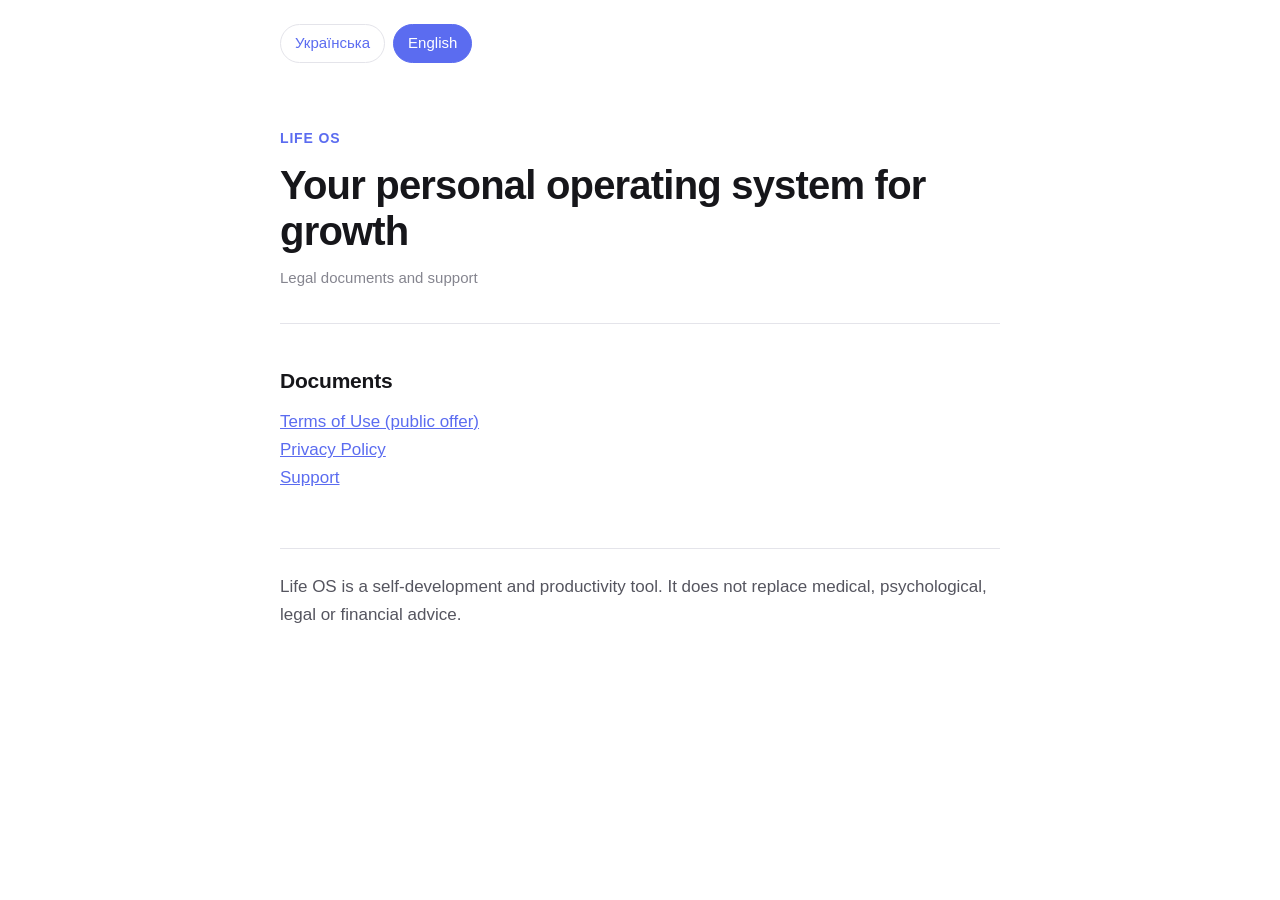
<file: index.html>
<!doctype html>
<html lang="uk">
<head>
<meta charset="utf-8">
<meta name="viewport" content="width=device-width, initial-scale=1">
<title>Legal / Документи — Life OS</title>
<link rel="stylesheet" href="style.css">
<style>
.lang{display:flex;gap:8px;margin:0 0 8px}
.lang a{padding:6px 14px;border:1px solid var(--border);border-radius:999px;text-decoration:none;font-size:15px}
.lang a.on{background:var(--accent);border-color:var(--accent);color:#fff}
ul{color:var(--text-secondary);font-size:17px;margin:0 0 14px;padding-left:22px}
li{margin:0 0 6px}
section[hidden]{display:none}
</style>
</head>
<body>
<div class="wrap">
<nav class="lang"><a href="#uk" data-lang="uk">Українська</a><a href="#en" data-lang="en">English</a></nav>
<section data-lang="uk" lang="uk">
<header>
  <p class="eyebrow">Life OS</p>
  <h1>Твоя особиста операційна система для зростання</h1>
  <p class="updated">Юридичні документи і підтримка</p>
</header>
<h2>Документи</h2>
<p><a href="terms.html#uk">Умови використання (публічна оферта)</a><br><a href="privacy.html#uk">Політика конфіденційності</a><br><a href="support.html#uk">Підтримка</a></p>
<footer><p>Life OS — інструмент саморозвитку і продуктивності. Він не замінює медичної, психологічної, юридичної чи фінансової допомоги.</p></footer>
</section>

<section data-lang="en" lang="en">
<header>
  <p class="eyebrow">Life OS</p>
  <h1>Your personal operating system for growth</h1>
  <p class="updated">Legal documents and support</p>
</header>
<h2>Documents</h2>
<p><a href="terms.html#en">Terms of Use (public offer)</a><br><a href="privacy.html#en">Privacy Policy</a><br><a href="support.html#en">Support</a></p>
<footer><p>Life OS is a self-development and productivity tool. It does not replace medical, psychological, legal or financial advice.</p></footer>
</section>
</div>
<script>
(function(){
  function show(l){
    document.querySelectorAll('section[data-lang]').forEach(function(s){s.hidden=s.dataset.lang!==l});
    document.querySelectorAll('.lang a').forEach(function(a){a.classList.toggle('on',a.dataset.lang===l)});
    document.documentElement.lang=l;
  }
  var h=location.hash.slice(1);
  var nav=(navigator.language||'').toLowerCase();
  show(h==='uk'||h==='en'?h:(/^(uk|ru)/.test(nav)?'uk':'en'));
  window.addEventListener('hashchange',function(){var x=location.hash.slice(1);if(x==='uk'||x==='en')show(x)});
})();
</script>
</body>
</html>
</file>
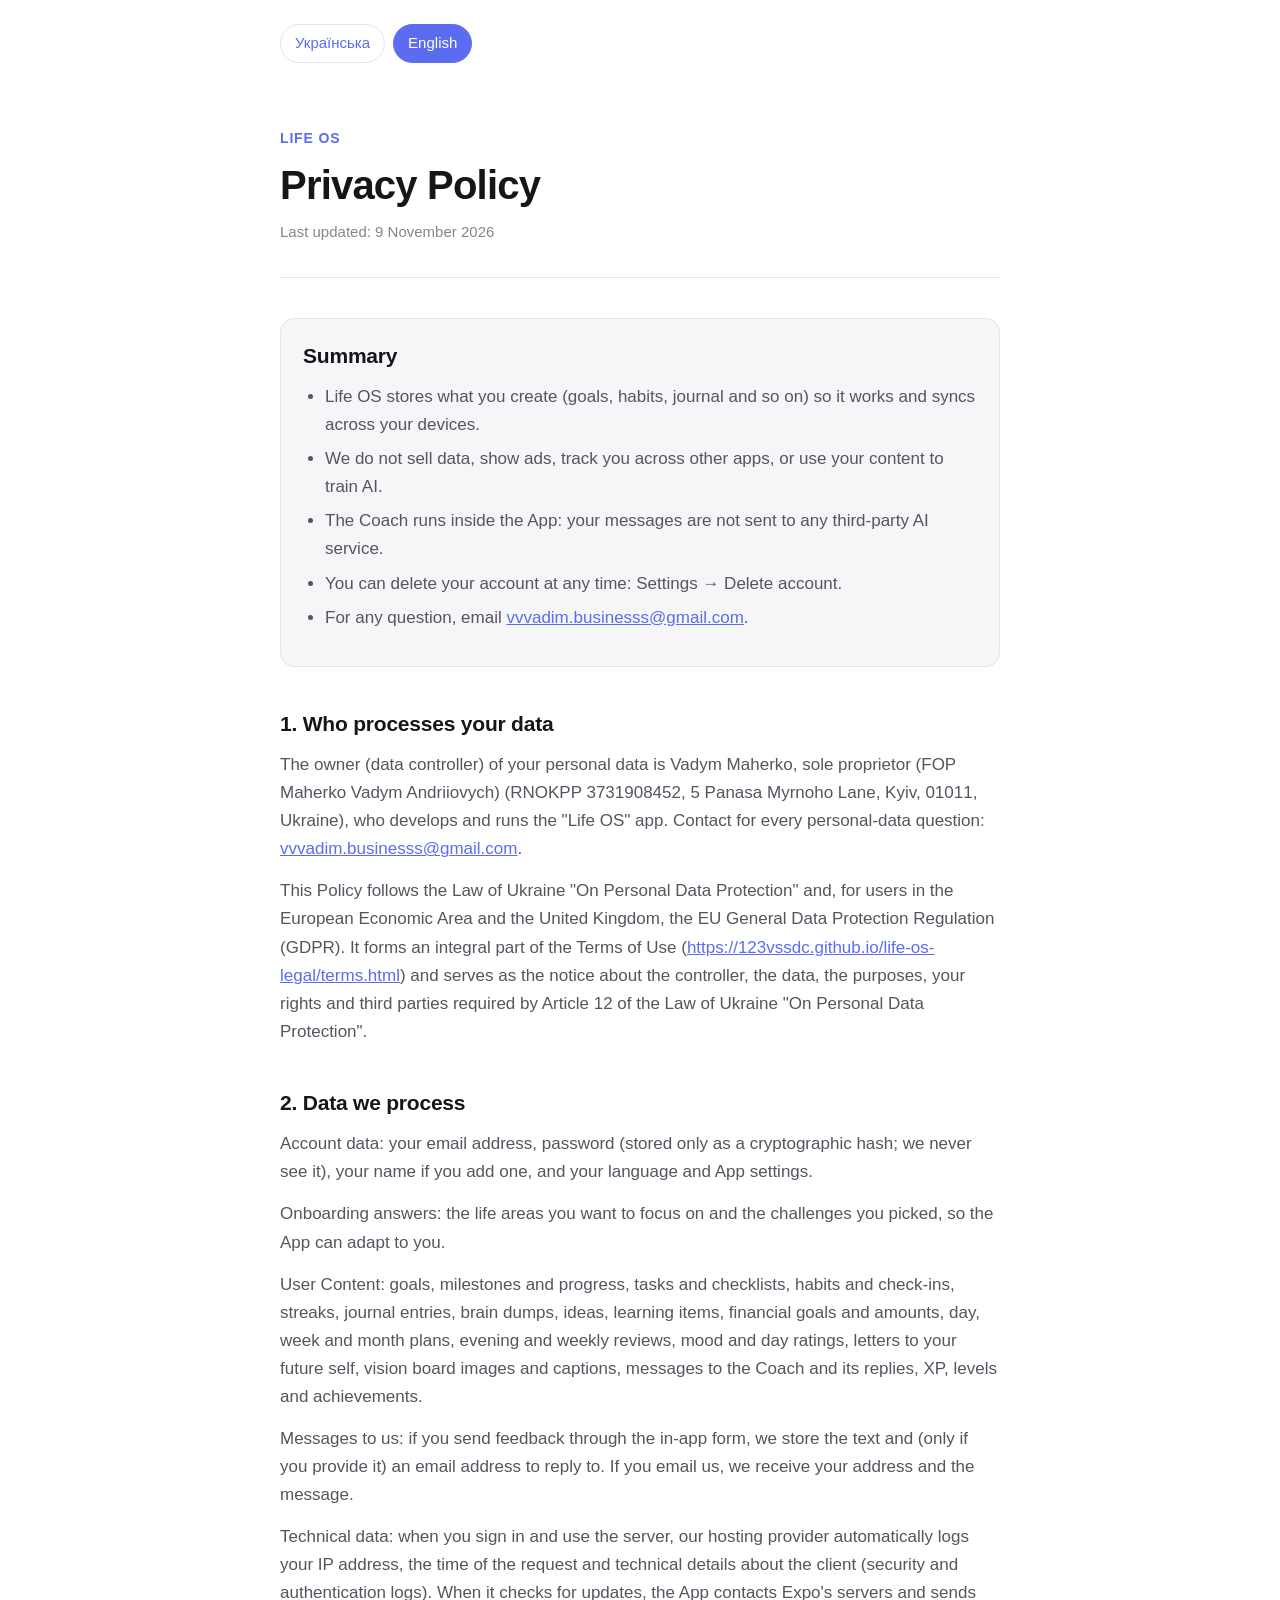
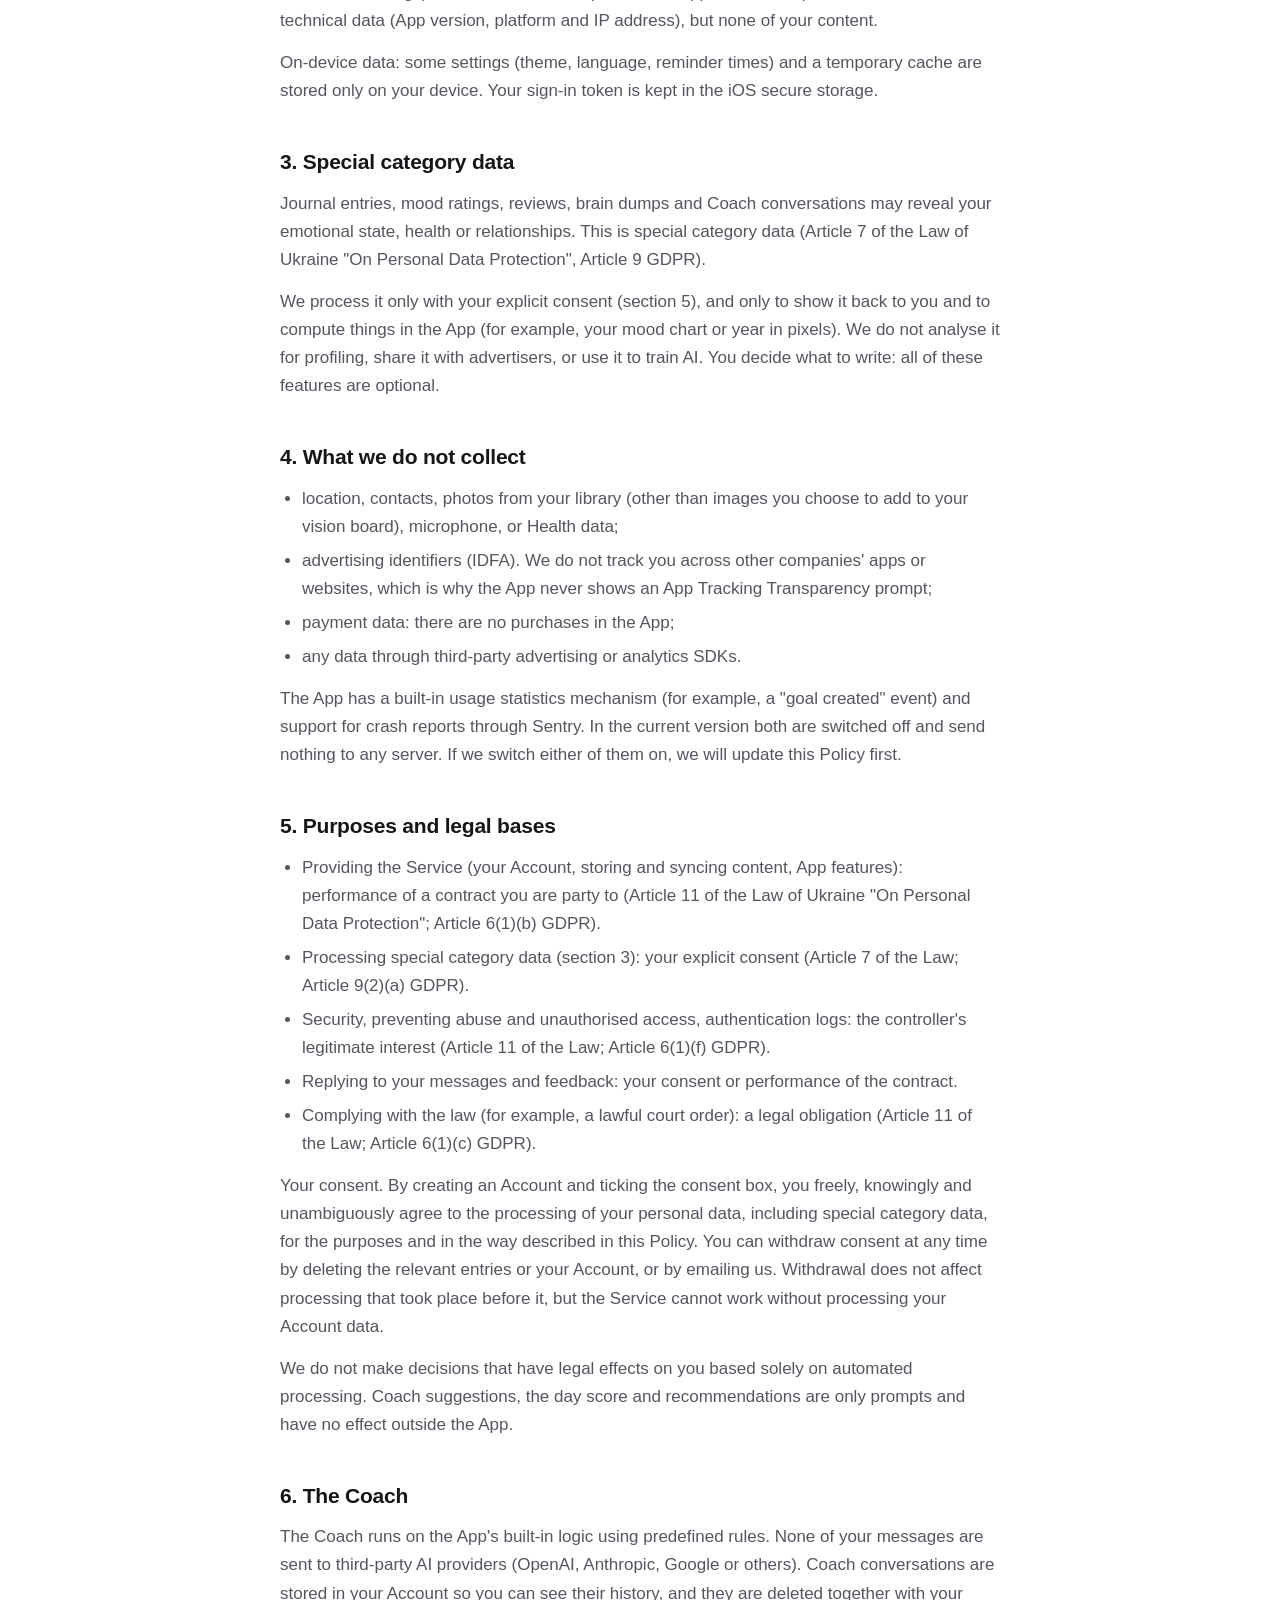
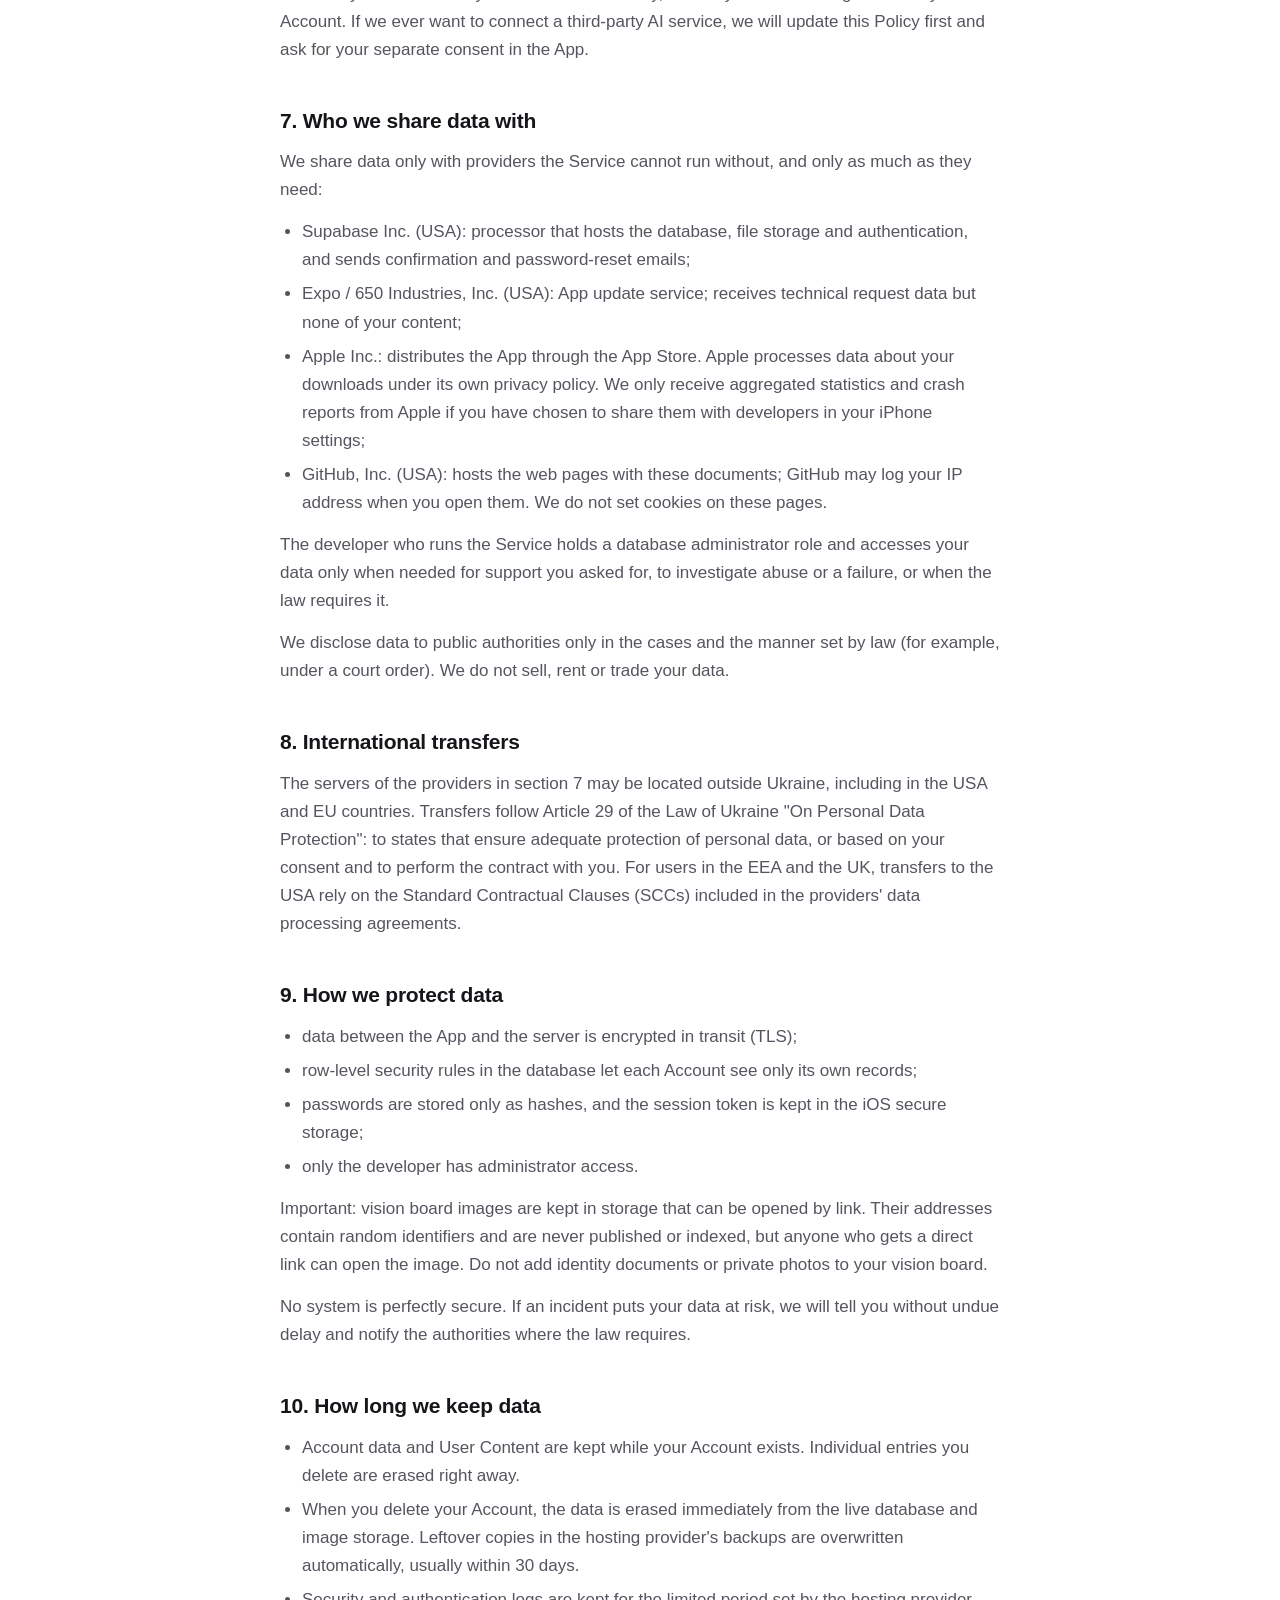
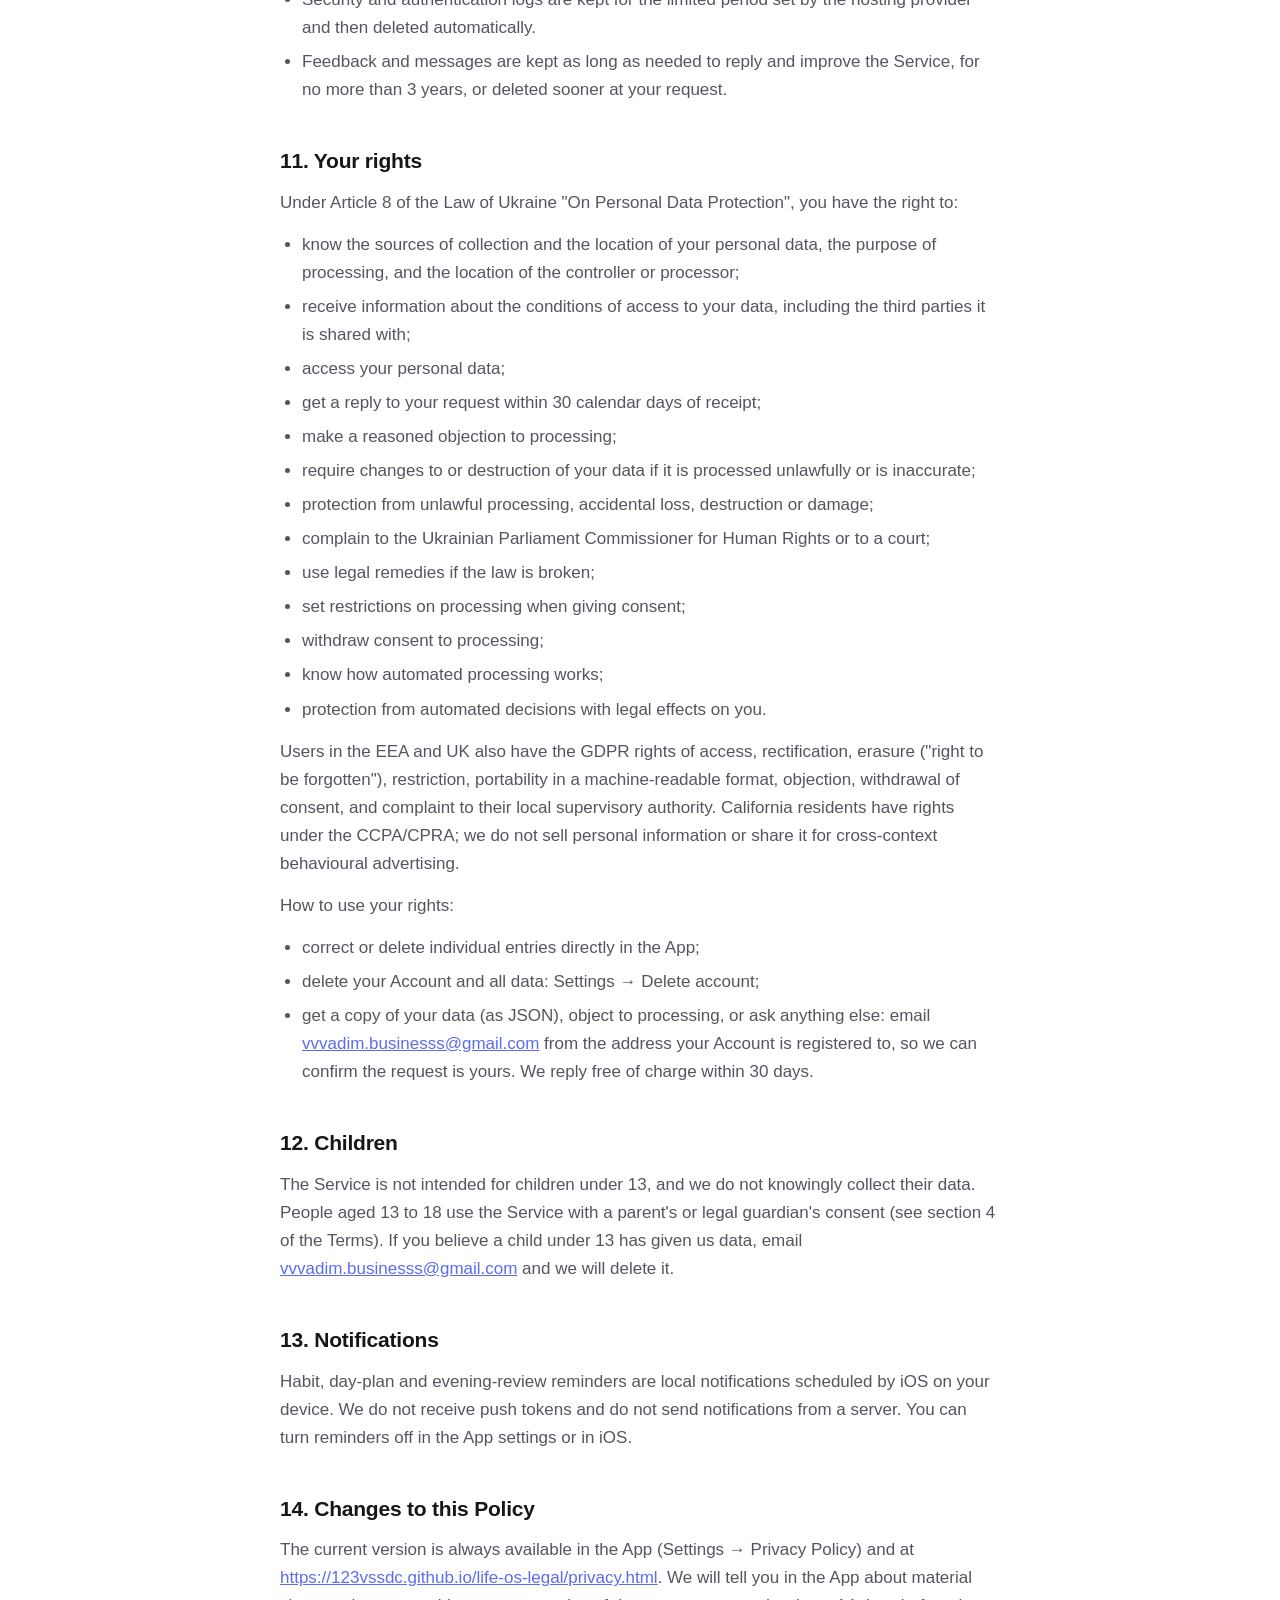
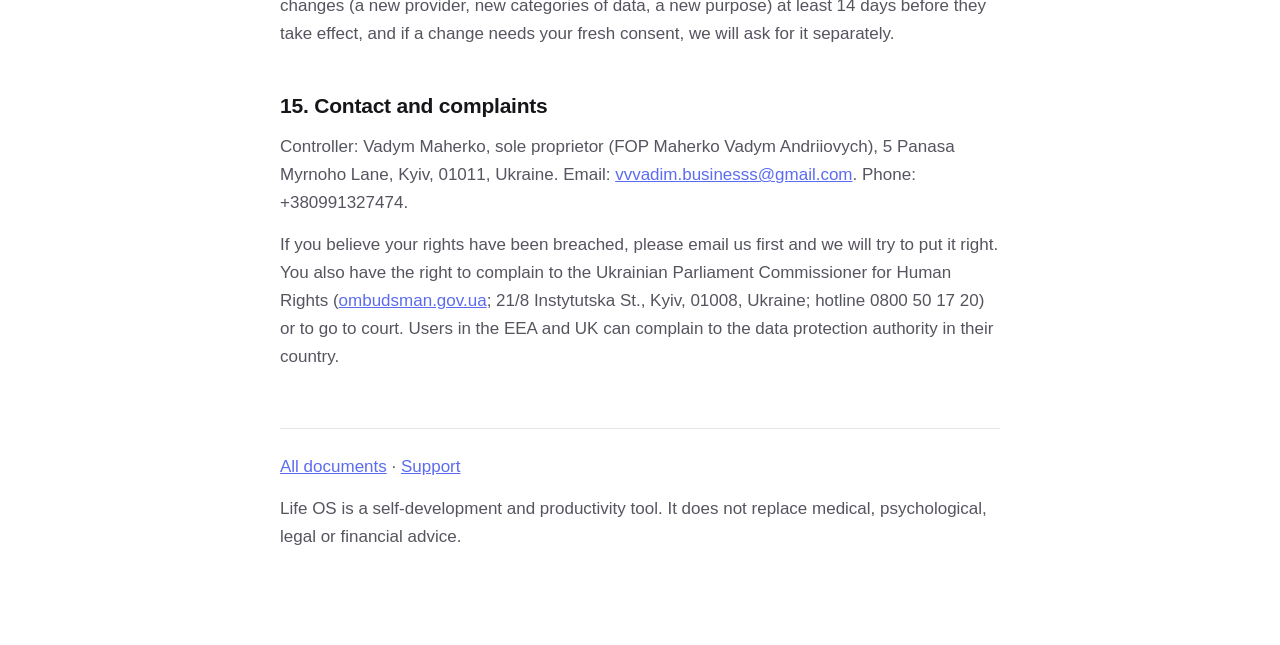
<file: privacy.html>
<!doctype html>
<html lang="uk">
<head>
<meta charset="utf-8">
<meta name="viewport" content="width=device-width, initial-scale=1">
<title>Privacy Policy / Політика конфіденційності — Life OS</title>
<link rel="stylesheet" href="style.css">
<style>
.lang{display:flex;gap:8px;margin:0 0 8px}
.lang a{padding:6px 14px;border:1px solid var(--border);border-radius:999px;text-decoration:none;font-size:15px}
.lang a.on{background:var(--accent);border-color:var(--accent);color:#fff}
ul{color:var(--text-secondary);font-size:17px;margin:0 0 14px;padding-left:22px}
li{margin:0 0 6px}
section[hidden]{display:none}
</style>
</head>
<body>
<div class="wrap">
<nav class="lang"><a href="#uk" data-lang="uk">Українська</a><a href="#en" data-lang="en">English</a></nav>
<section data-lang="uk" lang="uk">
<header>
  <p class="eyebrow">Life OS</p>
  <h1>Політика конфіденційності</h1>
  <p class="updated">Востаннє оновлено: 9 листопада 2026 р.</p>
</header>
<div class="summary"><h2>Коротко</h2>
<ul><li>Life OS зберігає те, що ви створюєте (цілі, звички, щоденник тощо), щоб це працювало і синхронізувалося між вашими пристроями.</li><li>Ми не продаємо дані, не показуємо рекламу, не стежимо за вами в інших застосунках і не використовуємо ваш контент для навчання штучного інтелекту.</li><li>Коуч працює всередині Застосунку: ваші повідомлення не надсилаються стороннім сервісам ШІ.</li><li>Акаунт можна видалити в будь-який момент: Налаштування → Видалити акаунт.</li><li>З будь-яким питанням пишіть на <a href="mailto:vvvadim.businesss@gmail.com">vvvadim.businesss@gmail.com</a>.</li></ul></div>

<h2>1. Хто обробляє ваші дані</h2>
<p>Володілець персональних даних (у термінах GDPR — контролер) — ФОП Магерко Вадим Андрійович (РНОКПП 3731908452, Україна, 01011, м. Київ, пров. Панаса Мирного, буд. 5), розробник і оператор Застосунку «Life OS». Контакт з усіх питань персональних даних: <a href="mailto:vvvadim.businesss@gmail.com">vvvadim.businesss@gmail.com</a>.</p>
<p>Ця Політика розроблена відповідно до Закону України «Про захист персональних даних», а для користувачів з Європейського економічного простору і Великої Британії — також відповідно до Загального регламенту ЄС про захист даних (GDPR). Вона є невід'ємною частиною Умов використання (<a href="https://123vssdc.github.io/life-os-legal/terms.html">https://123vssdc.github.io/life-os-legal/terms.html</a>) і повідомляє вас про володільця, склад і мету обробки, права та третіх осіб у розумінні статті 12 Закону України «Про захист персональних даних».</p>

<h2>2. Які дані ми обробляємо</h2>
<p>Дані Акаунта: адреса електронної пошти, пароль (зберігається лише у вигляді криптографічного хешу, ми не бачимо його), ім'я, якщо ви його вказали, мова і налаштування Застосунку.</p>
<p>Відповіді онбордингу: сфери життя, на яких ви хочете зосередитися, і труднощі, які ви обрали, щоб Застосунок підлаштувався під вас.</p>
<p>Контент користувача: цілі, етапи і прогрес, задачі та чек-листи, звички і відмітки їх виконання, серії (стріки), записи щоденника, «вивантаження думок», ідеї, навчальні матеріали, фінансові цілі і суми, плани дня, тижня і місяця, вечірні та тижневі огляди, оцінки настрою і дня, листи «собі в майбутнє», зображення і підписи дошки бачення, повідомлення Коучу і його відповіді, досвід (XP), рівні й досягнення.</p>
<p>Звернення: якщо ви надсилаєте відгук через форму в Застосунку, ми зберігаємо текст і (лише якщо ви її вказали) адресу пошти для відповіді. Якщо ви пишете нам листом, ми отримуємо вашу адресу і зміст листа.</p>
<p>Технічні дані: під час входу і роботи з сервером постачальник хостингу автоматично фіксує IP-адресу, час запиту і технічні відомості про клієнт (журнали безпеки та автентифікації). Під час перевірки оновлень Застосунок звертається до серверів Expo і передає технічні дані: версію Застосунку, платформу та IP-адресу, але не ваш контент.</p>
<p>Дані на пристрої: частина налаштувань (тема, мова, час нагадувань) і тимчасовий кеш зберігаються лише на вашому пристрої. Токен входу зберігається в захищеному сховищі iOS.</p>

<h2>3. Дані особливої категорії</h2>
<p>Записи щоденника, оцінки настрою, огляди, «вивантаження думок» і розмови з Коучем можуть містити відомості про ваш емоційний стан, здоров'я чи стосунки. Такі дані належать до особливої категорії (стаття 7 Закону України «Про захист персональних даних», стаття 9 GDPR).</p>
<p>Ми обробляємо їх лише на підставі вашої явної згоди (розділ 5) і лише для того, щоб показувати їх вам і робити розрахунки у Застосунку (наприклад, графік настрою чи «рік у пікселях»). Ми не аналізуємо їх для профілювання, не передаємо рекламодавцям і не використовуємо для навчання ШІ. Ви самі вирішуєте, що записувати: усі ці функції необов'язкові.</p>

<h2>4. Чого ми не збираємо</h2>
<ul><li>геолокацію, контакти, фото з галереї (крім зображень, які ви самі додаєте на дошку бачення), мікрофон, дані Health;</li><li>рекламні ідентифікатори (IDFA); ми не стежимо за вами в чужих застосунках і на сайтах, тому Застосунок не показує запиту App Tracking Transparency;</li><li>платіжні дані: у Застосунку немає покупок;</li><li>жодних даних через сторонні рекламні чи аналітичні SDK.</li></ul>
<p>Застосунок має вбудований механізм статистики використання (наприклад, подія «ціль створено»), а також підтримку звітів про збої через сервіс Sentry. У поточній версії обидва вимкнені і нічого на сервер не надсилають. Якщо ми їх увімкнемо, то спершу оновимо цю Політику.</p>

<h2>5. Мета і правові підстави обробки</h2>
<ul><li>Надання Сервісу (Акаунт, збереження і синхронізація контенту, функції Застосунку) — виконання договору, стороною якого ви є: стаття 11 Закону України «Про захист персональних даних», стаття 6(1)(b) GDPR.</li><li>Обробка даних особливої категорії (розділ 3) — ваша явна згода: стаття 7 Закону, стаття 9(2)(a) GDPR.</li><li>Безпека, запобігання зловживанням, захист від несанкціонованого доступу, журнали автентифікації — законний інтерес володільця: стаття 11 Закону, стаття 6(1)(f) GDPR.</li><li>Відповіді на ваші звернення і відгуки — ваша згода або виконання договору.</li><li>Виконання вимог закону (наприклад, на законну вимогу суду) — обов'язок володільця, передбачений законом: стаття 11 Закону, стаття 6(1)(c) GDPR.</li></ul>
<p>Ваша згода. Створюючи Акаунт і проставляючи позначку згоди, ви добровільно, поінформовано і однозначно погоджуєтеся на обробку ваших персональних даних, зокрема даних особливої категорії, для мети і в порядку, описаних у цій Політиці. Згоду можна будь-коли відкликати: видалити відповідні записи або Акаунт чи написати нам. Відкликання згоди не впливає на законність обробки, що відбувалася до нього, але без обробки даних Акаунта Сервіс не може працювати.</p>
<p>Ми не ухвалюємо щодо вас рішень, які мають правові наслідки, виключно на основі автоматизованої обробки. Підказки Коуча, «оцінка дня» і рекомендації — це лише підказки, які ні на що не впливають поза Застосунком.</p>

<h2>6. Коуч</h2>
<p>Коуч працює на вбудованій логіці Застосунку за заздалегідь заданими правилами. Жодне ваше повідомлення не надсилається стороннім постачальникам ШІ (OpenAI, Anthropic, Google тощо). Розмови з Коучем зберігаються у вашому Акаунті, щоб ви бачили їх історію, і видаляються разом з Акаунтом. Якщо ми колись захочемо підключити сторонній ШІ-сервіс, то спершу оновимо цю Політику і попросимо вашої окремої згоди в Застосунку.</p>

<h2>7. Кому ми передаємо дані</h2>
<p>Ми передаємо дані лише постачальникам, без яких Сервіс не може працювати, і лише в потрібному обсязі:</p>
<ul><li>Supabase Inc. (США) — розпорядник: хостинг бази даних, файлового сховища й автентифікації, надсилання листів підтвердження і скидання пароля;</li><li>Expo / 650 Industries, Inc. (США) — служба оновлень Застосунку: отримує технічні дані запиту, але не ваш контент;</li><li>Apple Inc. — розповсюдження Застосунку через App Store. Apple обробляє дані про ваші завантаження за власною політикою конфіденційності. Ми отримуємо від Apple лише знеособлену статистику та звіти про збої, якщо ви дозволили ділитися ними з розробниками в налаштуваннях iPhone;</li><li>GitHub, Inc. (США) — хостинг вебсторінок з цими документами; під час їх відкриття GitHub може фіксувати вашу IP-адресу. Ми не ставимо на цих сторінках файлів cookie.</li></ul>
<p>Розробник, який керує Сервісом, має роль адміністратора бази даних і може отримати доступ до ваших даних лише тоді, коли це потрібно для підтримки, про яку ви просили, для розслідування зловживань чи збою або на вимогу закону.</p>
<p>Ми розкриваємо дані державним органам лише у випадках і порядку, передбачених законом (наприклад, на підставі рішення суду). Ми не продаємо, не здаємо в оренду і не обмінюємо ваші дані.</p>

<h2>8. Транскордонна передача</h2>
<p>Сервери постачальників, наведених у розділі 7, можуть розташовуватися за межами України, зокрема в США та країнах ЄС. Передача відбувається відповідно до статті 29 Закону України «Про захист персональних даних»: до держав, які забезпечують належний захист персональних даних, або на підставі вашої згоди та для виконання договору з вами. Для користувачів з ЄЕП і Великої Британії передача до США здійснюється на підставі стандартних договірних положень (SCC), які постачальники включають у свої угоди про обробку даних.</p>

<h2>9. Як ми захищаємо дані</h2>
<ul><li>обмін даними між Застосунком і сервером зашифровано (TLS);</li><li>правила доступу на рівні рядків бази даних (Row Level Security) дозволяють кожному Акаунту бачити лише власні записи;</li><li>паролі зберігаються лише у вигляді хешу, а токен сесії — у захищеному сховищі iOS;</li><li>адміністративний доступ має лише розробник.</li></ul>
<p>Важливо: зображення дошки бачення зберігаються у сховищі з доступом за посиланням. Їхні адреси містять випадкові ідентифікатори, ніде не публікуються і не індексуються, але будь-хто, хто отримає пряме посилання, зможе відкрити зображення. Не додавайте на дошку бачення документів чи приватних фото.</p>
<p>Жодна система не є абсолютно захищеною. Якщо станеться інцидент, що загрожує вашим даним, ми без невиправданої затримки повідомимо вас, а також повідомимо органи, якщо цього вимагає закон.</p>

<h2>10. Скільки ми зберігаємо дані</h2>
<ul><li>Дані Акаунта і Контент користувача зберігаються, доки існує Акаунт. Окремі записи, які ви видаляєте, стираються одразу.</li><li>Після видалення Акаунта дані негайно стираються з робочої бази даних і сховища зображень. Залишкові копії в резервних копіях постачальника хостингу перезаписуються автоматично, зазвичай протягом 30 днів.</li><li>Журнали безпеки й автентифікації зберігаються обмежений строк, установлений постачальником хостингу, після чого автоматично видаляються.</li><li>Звернення і відгуки зберігаються, доки це потрібно для відповіді та покращення Сервісу, але не довше 3 років, або видаляються раніше на ваш запит.</li></ul>

<h2>11. Ваші права</h2>
<p>Відповідно до статті 8 Закону України «Про захист персональних даних» ви маєте право:</p>
<ul><li>знати про джерела збирання, місцезнаходження своїх персональних даних, мету їх обробки, місцезнаходження володільця чи розпорядника;</li><li>отримувати інформацію про умови доступу до даних, зокрема про третіх осіб, яким вони передаються;</li><li>мати доступ до своїх персональних даних;</li><li>отримати відповідь на запит не пізніше 30 календарних днів з дня його надходження;</li><li>пред'являти вмотивовану вимогу із запереченням проти обробки;</li><li>вимагати змінити чи знищити дані, якщо вони обробляються незаконно або є недостовірними;</li><li>на захист від незаконної обробки, випадкової втрати, знищення чи пошкодження даних;</li><li>звертатися зі скаргами до Уповноваженого Верховної Ради України з прав людини або до суду;</li><li>застосовувати засоби правового захисту в разі порушення законодавства;</li><li>вносити застереження щодо обмеження права на обробку під час надання згоди;</li><li>відкликати згоду на обробку;</li><li>знати механізм автоматичної обробки даних;</li><li>на захист від автоматизованого рішення, яке має для вас правові наслідки.</li></ul>
<p>Користувачі з ЄЕП і Великої Британії мають також права, передбачені GDPR: на доступ, виправлення, видалення («право бути забутим»), обмеження обробки, перенесення даних у машиночитному форматі, заперечення проти обробки, відкликання згоди і подання скарги до наглядового органу своєї країни. Жителі Каліфорнії мають права, передбачені CCPA/CPRA: ми не продаємо персональні дані і не передаємо їх для поведінкової реклами.</p>
<p>Як скористатися правами:</p>
<ul><li>виправити чи видалити окремі записи можна безпосередньо в Застосунку;</li><li>видалити Акаунт і всі дані: Налаштування → Видалити акаунт;</li><li>отримати копію даних (у форматі JSON), заперечити проти обробки чи поставити будь-яке інше питання: напишіть на <a href="mailto:vvvadim.businesss@gmail.com">vvvadim.businesss@gmail.com</a> з адреси, на яку зареєстровано Акаунт. Так ми переконаємося, що запит надіслали саме ви. Відповідь надаємо безоплатно протягом 30 днів.</li></ul>

<h2>12. Діти</h2>
<p>Сервіс не призначений для дітей віком до 13 років, і ми свідомо не збираємо їхніх даних. Особи віком від 13 до 18 років користуються Сервісом зі згоди батьків чи законних представників (див. розділ 4 Умов). Якщо ви вважаєте, що дитина до 13 років надала нам дані, напишіть на <a href="mailto:vvvadim.businesss@gmail.com">vvvadim.businesss@gmail.com</a>, і ми їх видалимо.</p>

<h2>13. Сповіщення</h2>
<p>Нагадування про звички, план дня і вечірній огляд — це локальні сповіщення, які планує сам iOS на вашому пристрої. Ми не отримуємо push-токенів і не надсилаємо сповіщень із сервера. Вимкнути нагадування можна в налаштуваннях Застосунку або iOS.</p>

<h2>14. Зміни Політики</h2>
<p>Актуальна редакція завжди доступна в Застосунку (Налаштування → Політика конфіденційності) і за адресою <a href="https://123vssdc.github.io/life-os-legal/privacy.html">https://123vssdc.github.io/life-os-legal/privacy.html</a>. Про суттєві зміни (новий постачальник, нові категорії даних, нова мета обробки) ми повідомимо в Застосунку щонайменше за 14 днів до набрання ними чинності, а якщо зміни потребують вашої нової згоди, попросимо її окремо.</p>

<h2>15. Контакти і скарги</h2>
<p>Володілець: ФОП Магерко Вадим Андрійович, Україна, 01011, м. Київ, пров. Панаса Мирного, буд. 5. Електронна пошта: <a href="mailto:vvvadim.businesss@gmail.com">vvvadim.businesss@gmail.com</a>. Телефон: +380991327474.</p>
<p>Якщо ви вважаєте, що ваші права порушено, спершу напишіть нам, і ми спробуємо все виправити. Ви також маєте право звернутися до Уповноваженого Верховної Ради України з прав людини (<a href="https://ombudsman.gov.ua">ombudsman.gov.ua</a>; вул. Інститутська, 21/8, м. Київ, 01008; гаряча лінія 0800 50 17 20) або до суду. Користувачі з ЄЕП і Великої Британії можуть звернутися до наглядового органу з питань захисту даних своєї країни.</p>

<footer>
  <p><a href="index.html#uk">Усі документи</a> · <a href="support.html#uk">Підтримка</a></p>
  <p>Life OS — інструмент саморозвитку і продуктивності. Він не замінює медичної, психологічної, юридичної чи фінансової допомоги.</p>
</footer>
</section>

<section data-lang="en" lang="en">
<header>
  <p class="eyebrow">Life OS</p>
  <h1>Privacy Policy</h1>
  <p class="updated">Last updated: 9 November 2026</p>
</header>
<div class="summary"><h2>Summary</h2>
<ul><li>Life OS stores what you create (goals, habits, journal and so on) so it works and syncs across your devices.</li><li>We do not sell data, show ads, track you across other apps, or use your content to train AI.</li><li>The Coach runs inside the App: your messages are not sent to any third-party AI service.</li><li>You can delete your account at any time: Settings → Delete account.</li><li>For any question, email <a href="mailto:vvvadim.businesss@gmail.com">vvvadim.businesss@gmail.com</a>.</li></ul></div>

<h2>1. Who processes your data</h2>
<p>The owner (data controller) of your personal data is Vadym Maherko, sole proprietor (FOP Maherko Vadym Andriiovych) (RNOKPP 3731908452, 5 Panasa Myrnoho Lane, Kyiv, 01011, Ukraine), who develops and runs the "Life OS" app. Contact for every personal-data question: <a href="mailto:vvvadim.businesss@gmail.com">vvvadim.businesss@gmail.com</a>.</p>
<p>This Policy follows the Law of Ukraine "On Personal Data Protection" and, for users in the European Economic Area and the United Kingdom, the EU General Data Protection Regulation (GDPR). It forms an integral part of the Terms of Use (<a href="https://123vssdc.github.io/life-os-legal/terms.html">https://123vssdc.github.io/life-os-legal/terms.html</a>) and serves as the notice about the controller, the data, the purposes, your rights and third parties required by Article 12 of the Law of Ukraine "On Personal Data Protection".</p>

<h2>2. Data we process</h2>
<p>Account data: your email address, password (stored only as a cryptographic hash; we never see it), your name if you add one, and your language and App settings.</p>
<p>Onboarding answers: the life areas you want to focus on and the challenges you picked, so the App can adapt to you.</p>
<p>User Content: goals, milestones and progress, tasks and checklists, habits and check-ins, streaks, journal entries, brain dumps, ideas, learning items, financial goals and amounts, day, week and month plans, evening and weekly reviews, mood and day ratings, letters to your future self, vision board images and captions, messages to the Coach and its replies, XP, levels and achievements.</p>
<p>Messages to us: if you send feedback through the in-app form, we store the text and (only if you provide it) an email address to reply to. If you email us, we receive your address and the message.</p>
<p>Technical data: when you sign in and use the server, our hosting provider automatically logs your IP address, the time of the request and technical details about the client (security and authentication logs). When it checks for updates, the App contacts Expo's servers and sends technical data (App version, platform and IP address), but none of your content.</p>
<p>On-device data: some settings (theme, language, reminder times) and a temporary cache are stored only on your device. Your sign-in token is kept in the iOS secure storage.</p>

<h2>3. Special category data</h2>
<p>Journal entries, mood ratings, reviews, brain dumps and Coach conversations may reveal your emotional state, health or relationships. This is special category data (Article 7 of the Law of Ukraine "On Personal Data Protection", Article 9 GDPR).</p>
<p>We process it only with your explicit consent (section 5), and only to show it back to you and to compute things in the App (for example, your mood chart or year in pixels). We do not analyse it for profiling, share it with advertisers, or use it to train AI. You decide what to write: all of these features are optional.</p>

<h2>4. What we do not collect</h2>
<ul><li>location, contacts, photos from your library (other than images you choose to add to your vision board), microphone, or Health data;</li><li>advertising identifiers (IDFA). We do not track you across other companies' apps or websites, which is why the App never shows an App Tracking Transparency prompt;</li><li>payment data: there are no purchases in the App;</li><li>any data through third-party advertising or analytics SDKs.</li></ul>
<p>The App has a built-in usage statistics mechanism (for example, a "goal created" event) and support for crash reports through Sentry. In the current version both are switched off and send nothing to any server. If we switch either of them on, we will update this Policy first.</p>

<h2>5. Purposes and legal bases</h2>
<ul><li>Providing the Service (your Account, storing and syncing content, App features): performance of a contract you are party to (Article 11 of the Law of Ukraine "On Personal Data Protection"; Article 6(1)(b) GDPR).</li><li>Processing special category data (section 3): your explicit consent (Article 7 of the Law; Article 9(2)(a) GDPR).</li><li>Security, preventing abuse and unauthorised access, authentication logs: the controller's legitimate interest (Article 11 of the Law; Article 6(1)(f) GDPR).</li><li>Replying to your messages and feedback: your consent or performance of the contract.</li><li>Complying with the law (for example, a lawful court order): a legal obligation (Article 11 of the Law; Article 6(1)(c) GDPR).</li></ul>
<p>Your consent. By creating an Account and ticking the consent box, you freely, knowingly and unambiguously agree to the processing of your personal data, including special category data, for the purposes and in the way described in this Policy. You can withdraw consent at any time by deleting the relevant entries or your Account, or by emailing us. Withdrawal does not affect processing that took place before it, but the Service cannot work without processing your Account data.</p>
<p>We do not make decisions that have legal effects on you based solely on automated processing. Coach suggestions, the day score and recommendations are only prompts and have no effect outside the App.</p>

<h2>6. The Coach</h2>
<p>The Coach runs on the App's built-in logic using predefined rules. None of your messages are sent to third-party AI providers (OpenAI, Anthropic, Google or others). Coach conversations are stored in your Account so you can see their history, and they are deleted together with your Account. If we ever want to connect a third-party AI service, we will update this Policy first and ask for your separate consent in the App.</p>

<h2>7. Who we share data with</h2>
<p>We share data only with providers the Service cannot run without, and only as much as they need:</p>
<ul><li>Supabase Inc. (USA): processor that hosts the database, file storage and authentication, and sends confirmation and password-reset emails;</li><li>Expo / 650 Industries, Inc. (USA): App update service; receives technical request data but none of your content;</li><li>Apple Inc.: distributes the App through the App Store. Apple processes data about your downloads under its own privacy policy. We only receive aggregated statistics and crash reports from Apple if you have chosen to share them with developers in your iPhone settings;</li><li>GitHub, Inc. (USA): hosts the web pages with these documents; GitHub may log your IP address when you open them. We do not set cookies on these pages.</li></ul>
<p>The developer who runs the Service holds a database administrator role and accesses your data only when needed for support you asked for, to investigate abuse or a failure, or when the law requires it.</p>
<p>We disclose data to public authorities only in the cases and the manner set by law (for example, under a court order). We do not sell, rent or trade your data.</p>

<h2>8. International transfers</h2>
<p>The servers of the providers in section 7 may be located outside Ukraine, including in the USA and EU countries. Transfers follow Article 29 of the Law of Ukraine "On Personal Data Protection": to states that ensure adequate protection of personal data, or based on your consent and to perform the contract with you. For users in the EEA and the UK, transfers to the USA rely on the Standard Contractual Clauses (SCCs) included in the providers' data processing agreements.</p>

<h2>9. How we protect data</h2>
<ul><li>data between the App and the server is encrypted in transit (TLS);</li><li>row-level security rules in the database let each Account see only its own records;</li><li>passwords are stored only as hashes, and the session token is kept in the iOS secure storage;</li><li>only the developer has administrator access.</li></ul>
<p>Important: vision board images are kept in storage that can be opened by link. Their addresses contain random identifiers and are never published or indexed, but anyone who gets a direct link can open the image. Do not add identity documents or private photos to your vision board.</p>
<p>No system is perfectly secure. If an incident puts your data at risk, we will tell you without undue delay and notify the authorities where the law requires.</p>

<h2>10. How long we keep data</h2>
<ul><li>Account data and User Content are kept while your Account exists. Individual entries you delete are erased right away.</li><li>When you delete your Account, the data is erased immediately from the live database and image storage. Leftover copies in the hosting provider's backups are overwritten automatically, usually within 30 days.</li><li>Security and authentication logs are kept for the limited period set by the hosting provider and then deleted automatically.</li><li>Feedback and messages are kept as long as needed to reply and improve the Service, for no more than 3 years, or deleted sooner at your request.</li></ul>

<h2>11. Your rights</h2>
<p>Under Article 8 of the Law of Ukraine "On Personal Data Protection", you have the right to:</p>
<ul><li>know the sources of collection and the location of your personal data, the purpose of processing, and the location of the controller or processor;</li><li>receive information about the conditions of access to your data, including the third parties it is shared with;</li><li>access your personal data;</li><li>get a reply to your request within 30 calendar days of receipt;</li><li>make a reasoned objection to processing;</li><li>require changes to or destruction of your data if it is processed unlawfully or is inaccurate;</li><li>protection from unlawful processing, accidental loss, destruction or damage;</li><li>complain to the Ukrainian Parliament Commissioner for Human Rights or to a court;</li><li>use legal remedies if the law is broken;</li><li>set restrictions on processing when giving consent;</li><li>withdraw consent to processing;</li><li>know how automated processing works;</li><li>protection from automated decisions with legal effects on you.</li></ul>
<p>Users in the EEA and UK also have the GDPR rights of access, rectification, erasure ("right to be forgotten"), restriction, portability in a machine-readable format, objection, withdrawal of consent, and complaint to their local supervisory authority. California residents have rights under the CCPA/CPRA; we do not sell personal information or share it for cross-context behavioural advertising.</p>
<p>How to use your rights:</p>
<ul><li>correct or delete individual entries directly in the App;</li><li>delete your Account and all data: Settings → Delete account;</li><li>get a copy of your data (as JSON), object to processing, or ask anything else: email <a href="mailto:vvvadim.businesss@gmail.com">vvvadim.businesss@gmail.com</a> from the address your Account is registered to, so we can confirm the request is yours. We reply free of charge within 30 days.</li></ul>

<h2>12. Children</h2>
<p>The Service is not intended for children under 13, and we do not knowingly collect their data. People aged 13 to 18 use the Service with a parent's or legal guardian's consent (see section 4 of the Terms). If you believe a child under 13 has given us data, email <a href="mailto:vvvadim.businesss@gmail.com">vvvadim.businesss@gmail.com</a> and we will delete it.</p>

<h2>13. Notifications</h2>
<p>Habit, day-plan and evening-review reminders are local notifications scheduled by iOS on your device. We do not receive push tokens and do not send notifications from a server. You can turn reminders off in the App settings or in iOS.</p>

<h2>14. Changes to this Policy</h2>
<p>The current version is always available in the App (Settings → Privacy Policy) and at <a href="https://123vssdc.github.io/life-os-legal/privacy.html">https://123vssdc.github.io/life-os-legal/privacy.html</a>. We will tell you in the App about material changes (a new provider, new categories of data, a new purpose) at least 14 days before they take effect, and if a change needs your fresh consent, we will ask for it separately.</p>

<h2>15. Contact and complaints</h2>
<p>Controller: Vadym Maherko, sole proprietor (FOP Maherko Vadym Andriiovych), 5 Panasa Myrnoho Lane, Kyiv, 01011, Ukraine. Email: <a href="mailto:vvvadim.businesss@gmail.com">vvvadim.businesss@gmail.com</a>. Phone: +380991327474.</p>
<p>If you believe your rights have been breached, please email us first and we will try to put it right. You also have the right to complain to the Ukrainian Parliament Commissioner for Human Rights (<a href="https://ombudsman.gov.ua">ombudsman.gov.ua</a>; 21/8 Instytutska St., Kyiv, 01008, Ukraine; hotline 0800 50 17 20) or to go to court. Users in the EEA and UK can complain to the data protection authority in their country.</p>

<footer>
  <p><a href="index.html#en">All documents</a> · <a href="support.html#en">Support</a></p>
  <p>Life OS is a self-development and productivity tool. It does not replace medical, psychological, legal or financial advice.</p>
</footer>
</section>
</div>
<script>
(function(){
  function show(l){
    document.querySelectorAll('section[data-lang]').forEach(function(s){s.hidden=s.dataset.lang!==l});
    document.querySelectorAll('.lang a').forEach(function(a){a.classList.toggle('on',a.dataset.lang===l)});
    document.documentElement.lang=l;
  }
  var h=location.hash.slice(1);
  var nav=(navigator.language||'').toLowerCase();
  show(h==='uk'||h==='en'?h:(/^(uk|ru)/.test(nav)?'uk':'en'));
  window.addEventListener('hashchange',function(){var x=location.hash.slice(1);if(x==='uk'||x==='en')show(x)});
})();
</script>
</body>
</html>
</file>
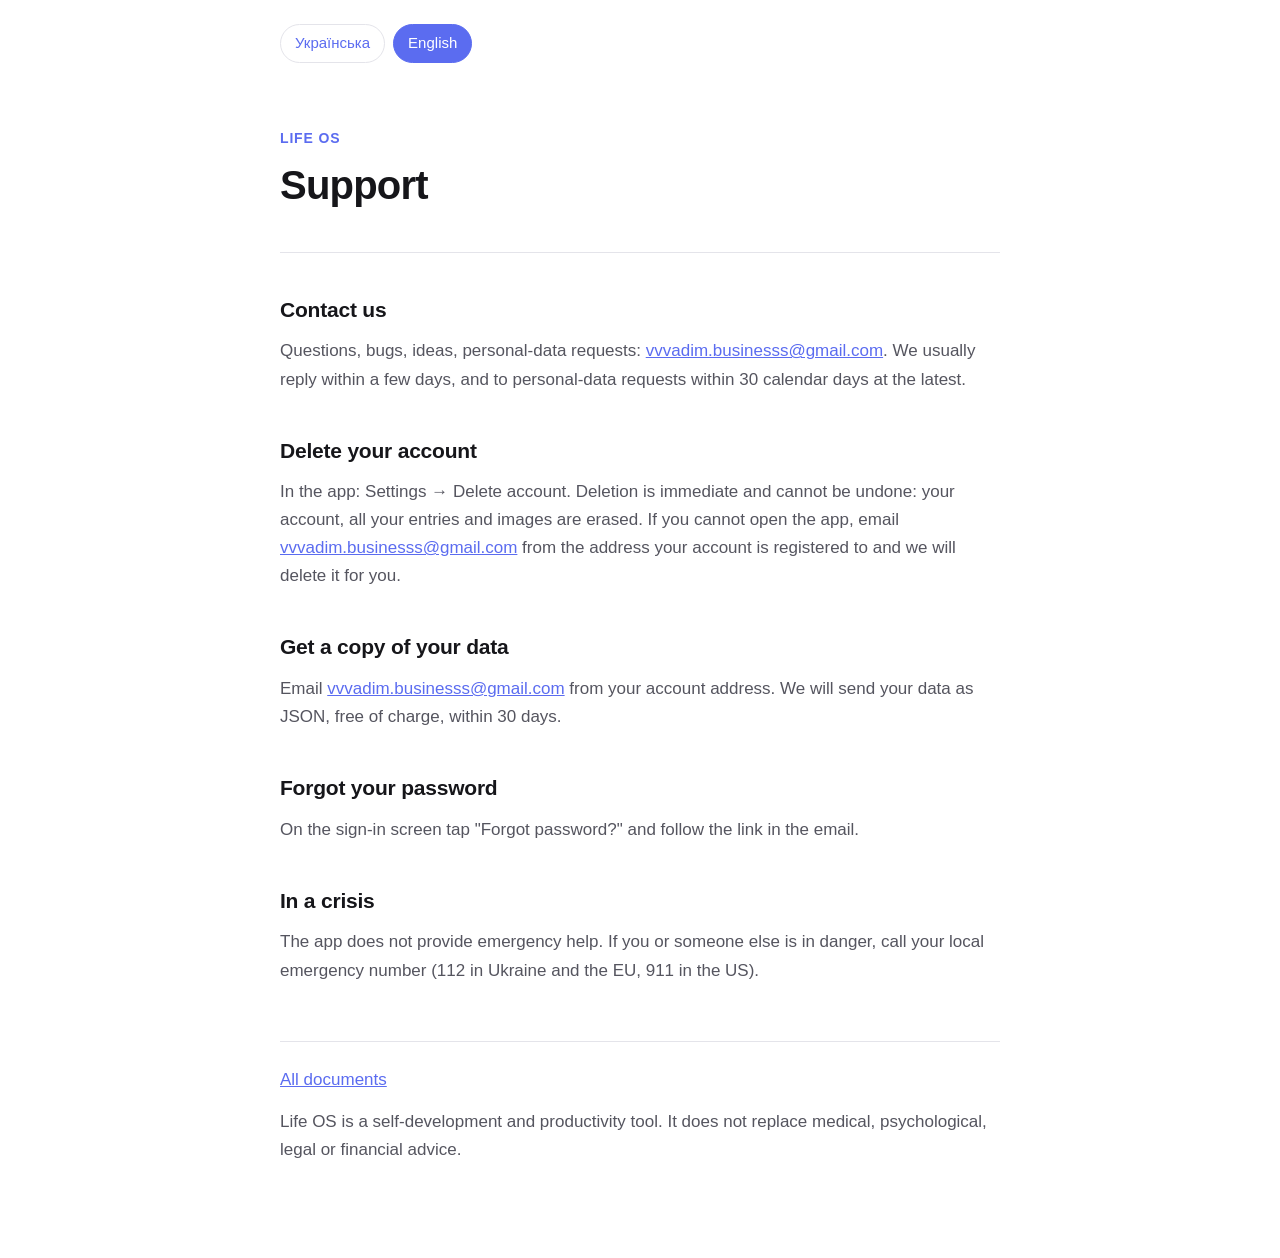
<file: support.html>
<!doctype html>
<html lang="uk">
<head>
<meta charset="utf-8">
<meta name="viewport" content="width=device-width, initial-scale=1">
<title>Support / Підтримка — Life OS</title>
<link rel="stylesheet" href="style.css">
<style>
.lang{display:flex;gap:8px;margin:0 0 8px}
.lang a{padding:6px 14px;border:1px solid var(--border);border-radius:999px;text-decoration:none;font-size:15px}
.lang a.on{background:var(--accent);border-color:var(--accent);color:#fff}
ul{color:var(--text-secondary);font-size:17px;margin:0 0 14px;padding-left:22px}
li{margin:0 0 6px}
section[hidden]{display:none}
</style>
</head>
<body>
<div class="wrap">
<nav class="lang"><a href="#uk" data-lang="uk">Українська</a><a href="#en" data-lang="en">English</a></nav>
<section data-lang="uk" lang="uk">
<header>
  <p class="eyebrow">Life OS</p>
  <h1>Підтримка</h1>
</header>
<h2>Зв’язатися з нами</h2>
<p>Питання, помилки, пропозиції, запити щодо персональних даних: <a href="mailto:vvvadim.businesss@gmail.com">vvvadim.businesss@gmail.com</a>. Зазвичай відповідаємо протягом кількох днів; на запити щодо персональних даних — не пізніше 30 календарних днів.</p>

<h2>Як видалити акаунт</h2>
<p>У застосунку: Налаштування → Видалити акаунт. Видалення відбувається одразу і є незворотним: акаунт, усі ваші записи і зображення стираються. Якщо доступу до застосунку немає, напишіть на <a href="mailto:vvvadim.businesss@gmail.com">vvvadim.businesss@gmail.com</a> з адреси, на яку зареєстровано акаунт, і ми видалимо його вручну.</p>

<h2>Як отримати копію даних</h2>
<p>Напишіть на <a href="mailto:vvvadim.businesss@gmail.com">vvvadim.businesss@gmail.com</a> з адреси акаунта. Ми безоплатно надішлемо ваші дані у форматі JSON протягом 30 днів.</p>

<h2>Забули пароль</h2>
<p>На екрані входу натисніть «Забули пароль?» і перейдіть за посиланням з листа.</p>

<h2>Кризова ситуація</h2>
<p>Застосунок не надає екстреної допомоги. Якщо вам чи комусь загрожує небезпека, телефонуйте 112.</p>
<footer>
  <p><a href="index.html#uk">Усі документи</a></p>
  <p>Life OS — інструмент саморозвитку і продуктивності. Він не замінює медичної, психологічної, юридичної чи фінансової допомоги.</p>
</footer>
</section>

<section data-lang="en" lang="en">
<header>
  <p class="eyebrow">Life OS</p>
  <h1>Support</h1>
</header>
<h2>Contact us</h2>
<p>Questions, bugs, ideas, personal-data requests: <a href="mailto:vvvadim.businesss@gmail.com">vvvadim.businesss@gmail.com</a>. We usually reply within a few days, and to personal-data requests within 30 calendar days at the latest.</p>

<h2>Delete your account</h2>
<p>In the app: Settings → Delete account. Deletion is immediate and cannot be undone: your account, all your entries and images are erased. If you cannot open the app, email <a href="mailto:vvvadim.businesss@gmail.com">vvvadim.businesss@gmail.com</a> from the address your account is registered to and we will delete it for you.</p>

<h2>Get a copy of your data</h2>
<p>Email <a href="mailto:vvvadim.businesss@gmail.com">vvvadim.businesss@gmail.com</a> from your account address. We will send your data as JSON, free of charge, within 30 days.</p>

<h2>Forgot your password</h2>
<p>On the sign-in screen tap "Forgot password?" and follow the link in the email.</p>

<h2>In a crisis</h2>
<p>The app does not provide emergency help. If you or someone else is in danger, call your local emergency number (112 in Ukraine and the EU, 911 in the US).</p>
<footer>
  <p><a href="index.html#en">All documents</a></p>
  <p>Life OS is a self-development and productivity tool. It does not replace medical, psychological, legal or financial advice.</p>
</footer>
</section>
</div>
<script>
(function(){
  function show(l){
    document.querySelectorAll('section[data-lang]').forEach(function(s){s.hidden=s.dataset.lang!==l});
    document.querySelectorAll('.lang a').forEach(function(a){a.classList.toggle('on',a.dataset.lang===l)});
    document.documentElement.lang=l;
  }
  var h=location.hash.slice(1);
  var nav=(navigator.language||'').toLowerCase();
  show(h==='uk'||h==='en'?h:(/^(uk|ru)/.test(nav)?'uk':'en'));
  window.addEventListener('hashchange',function(){var x=location.hash.slice(1);if(x==='uk'||x==='en')show(x)});
})();
</script>
</body>
</html>
</file>
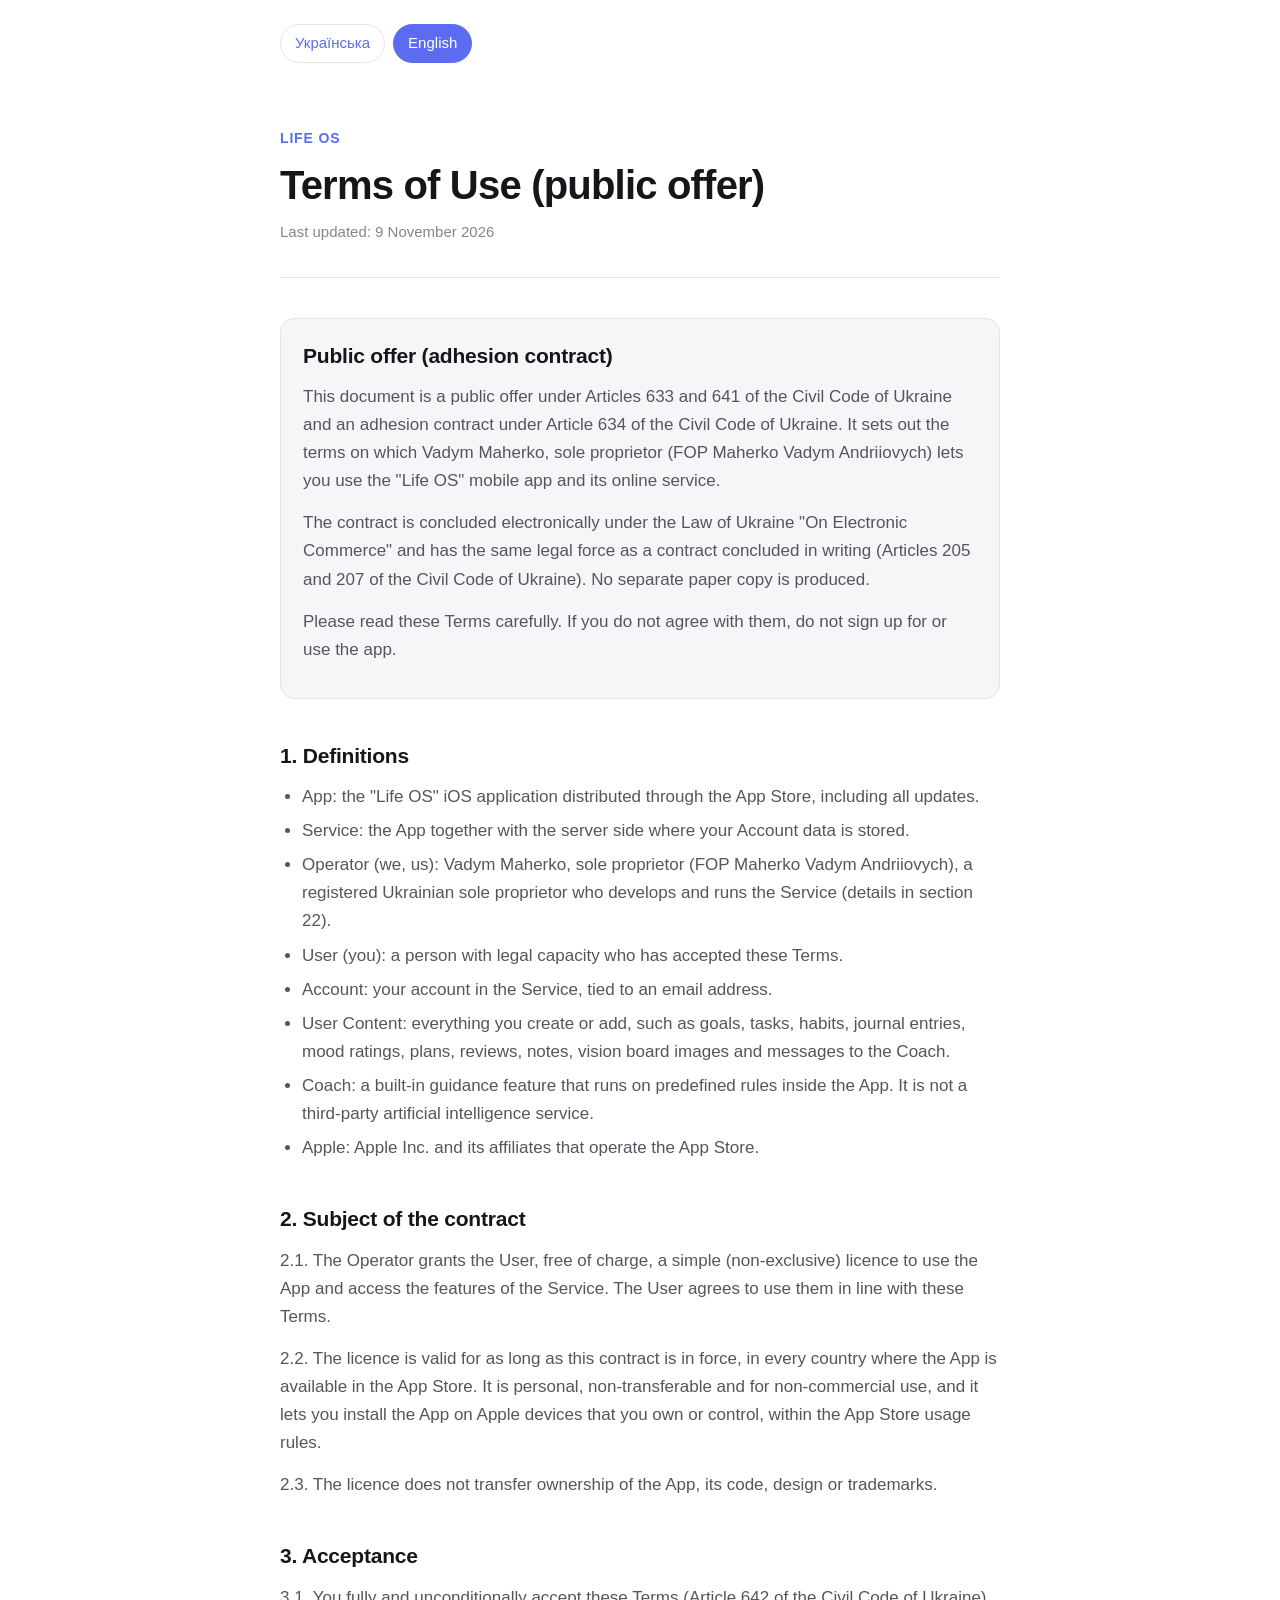
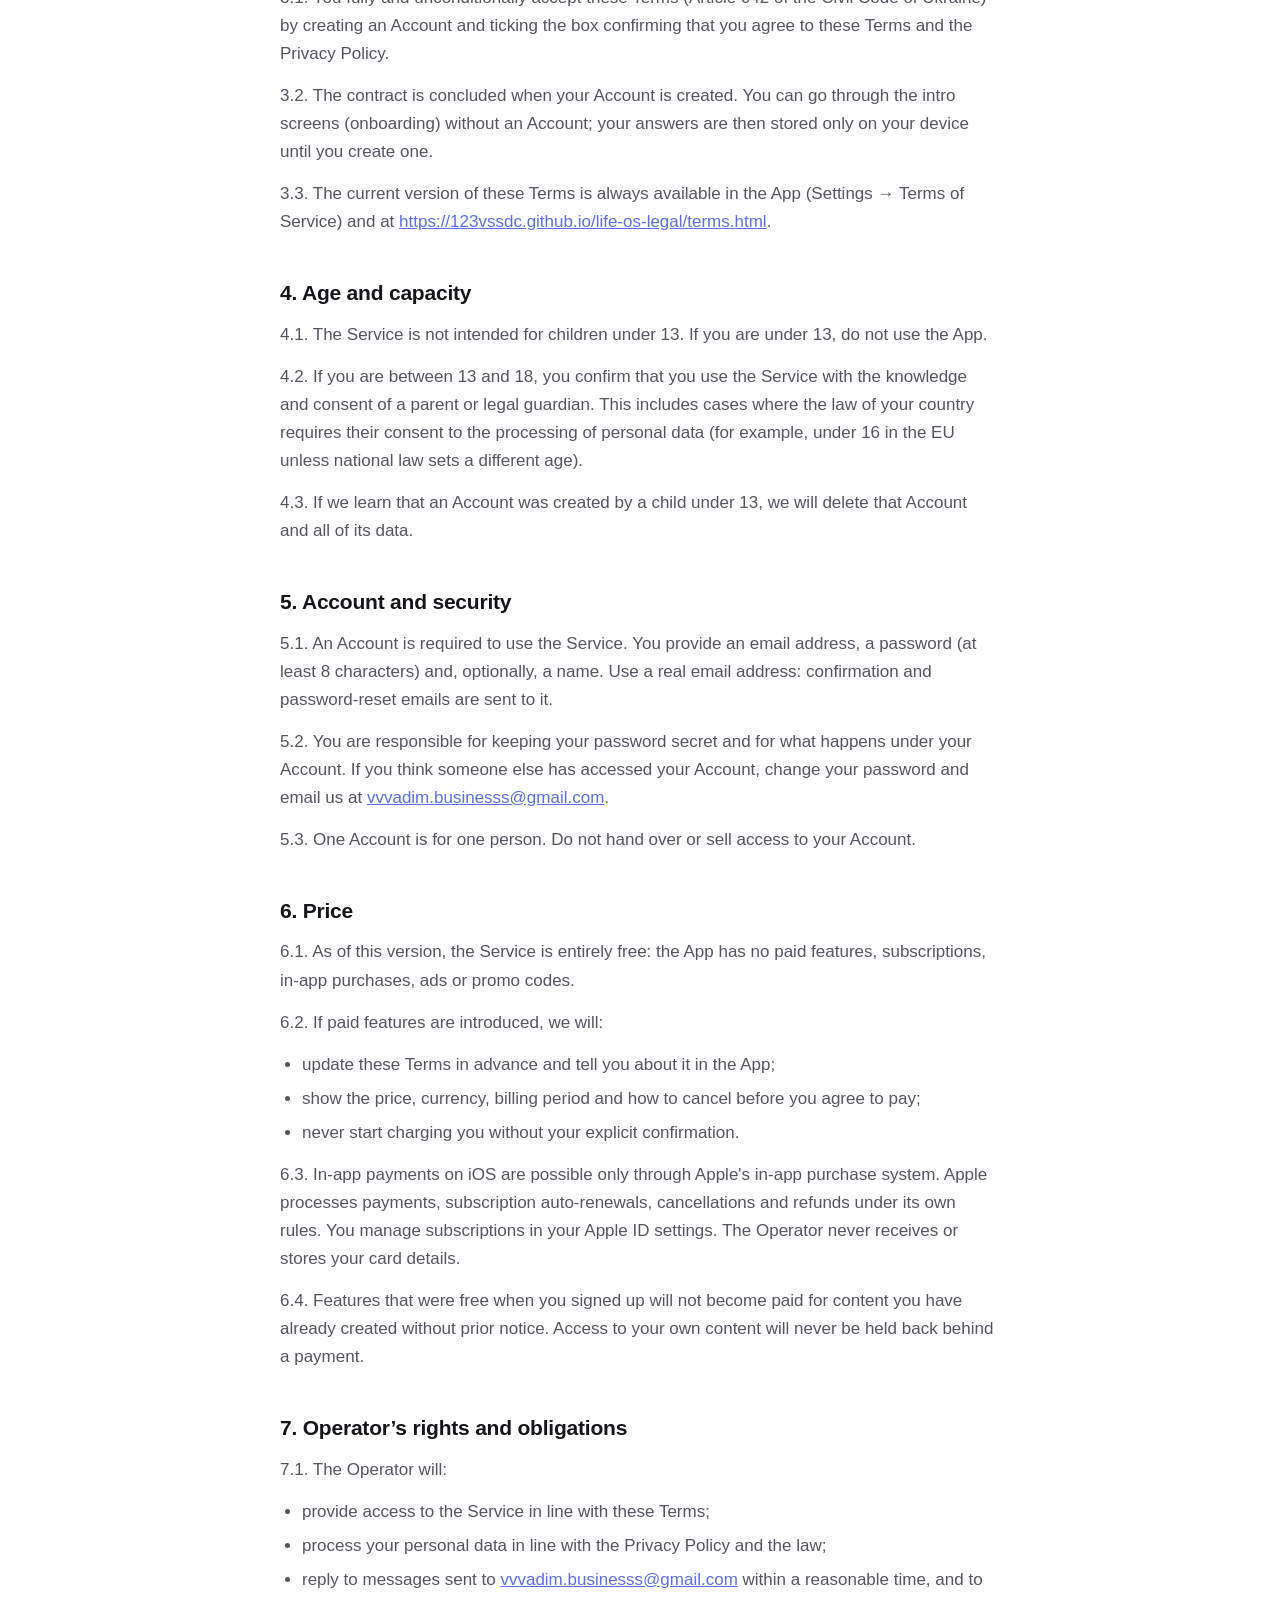
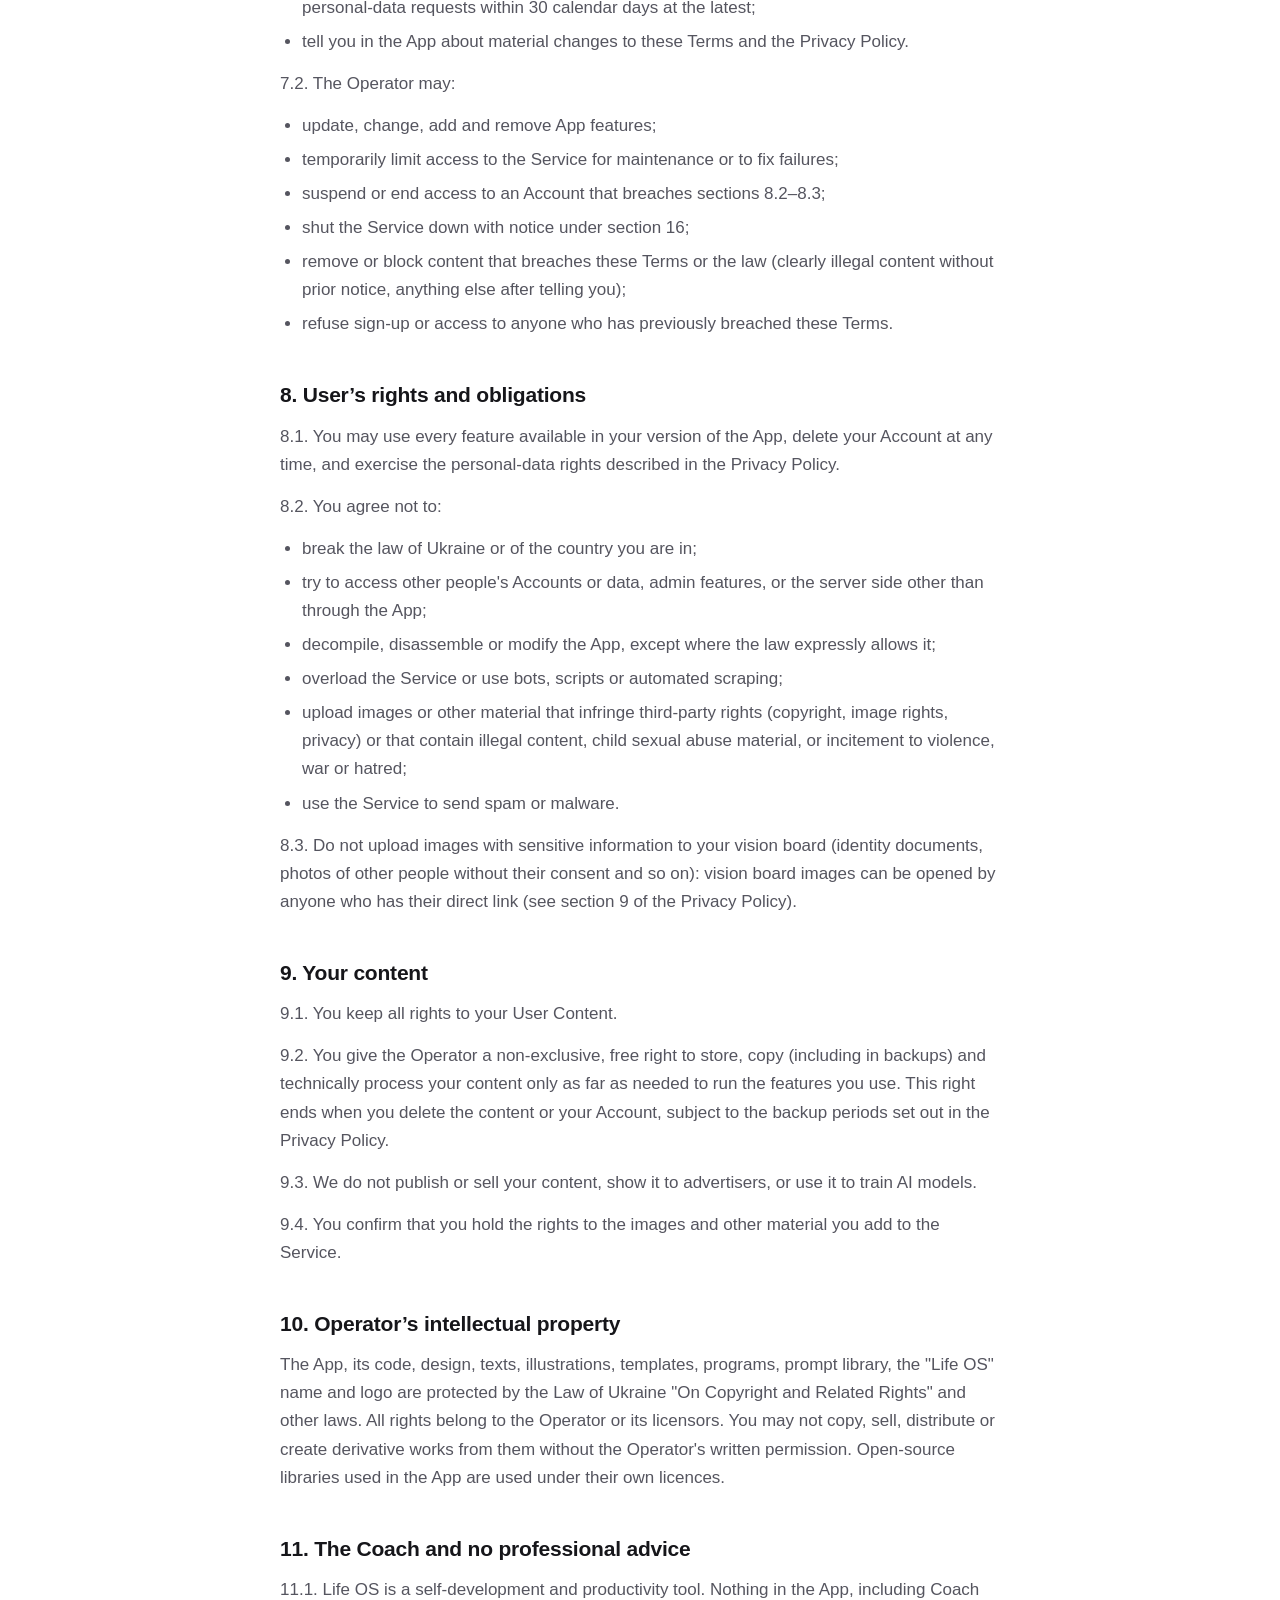
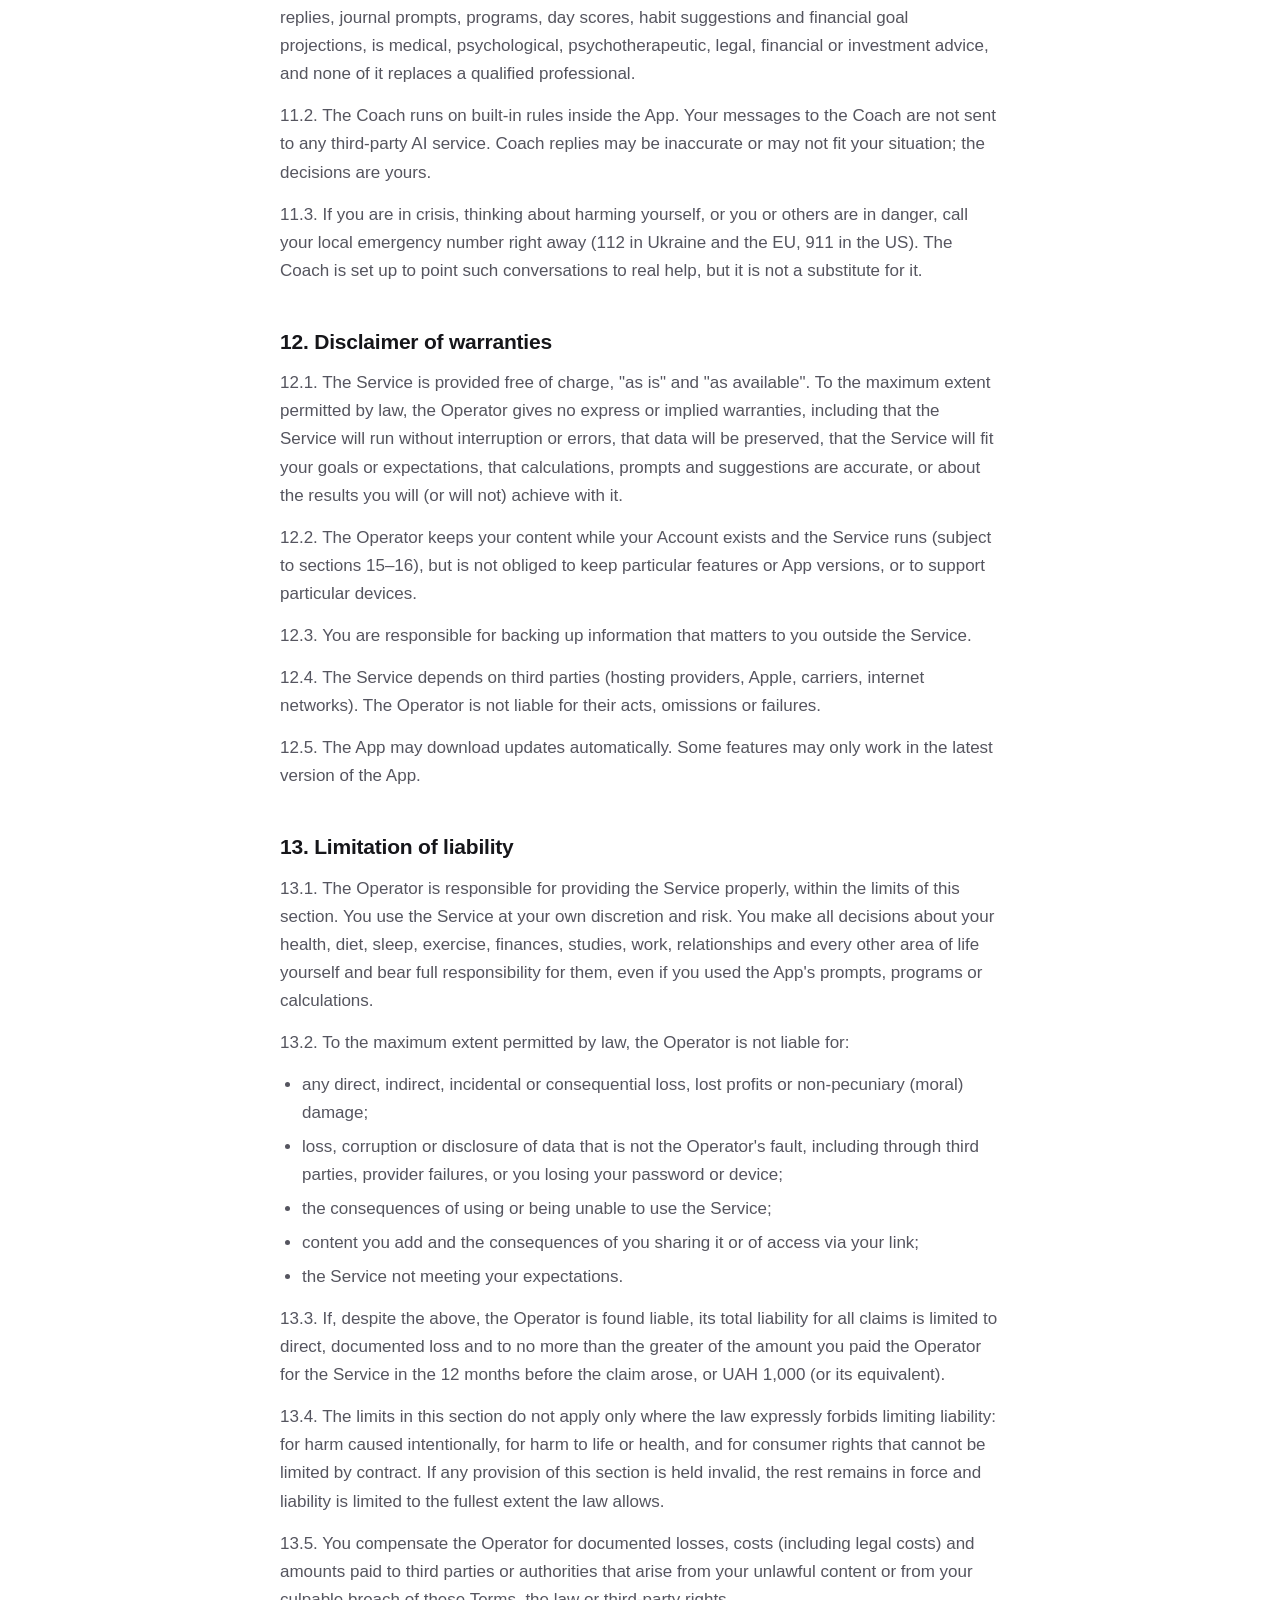
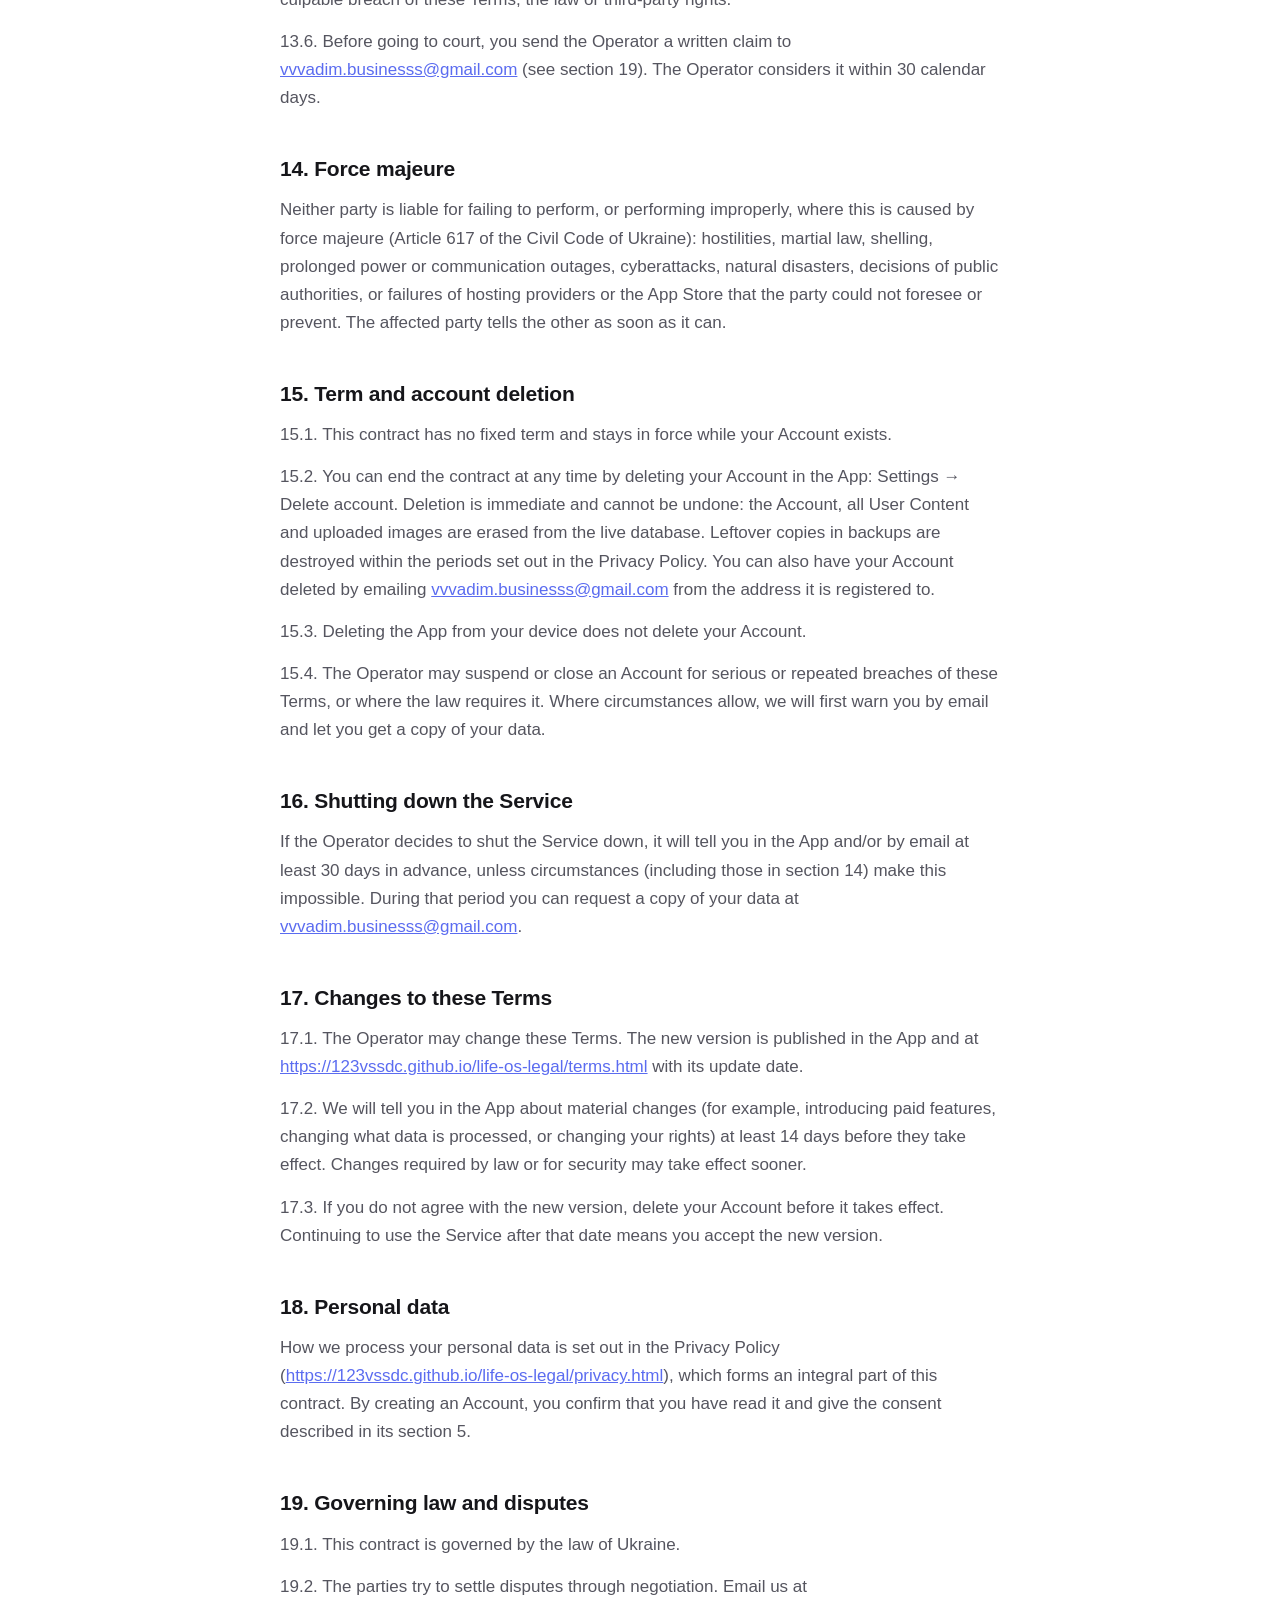
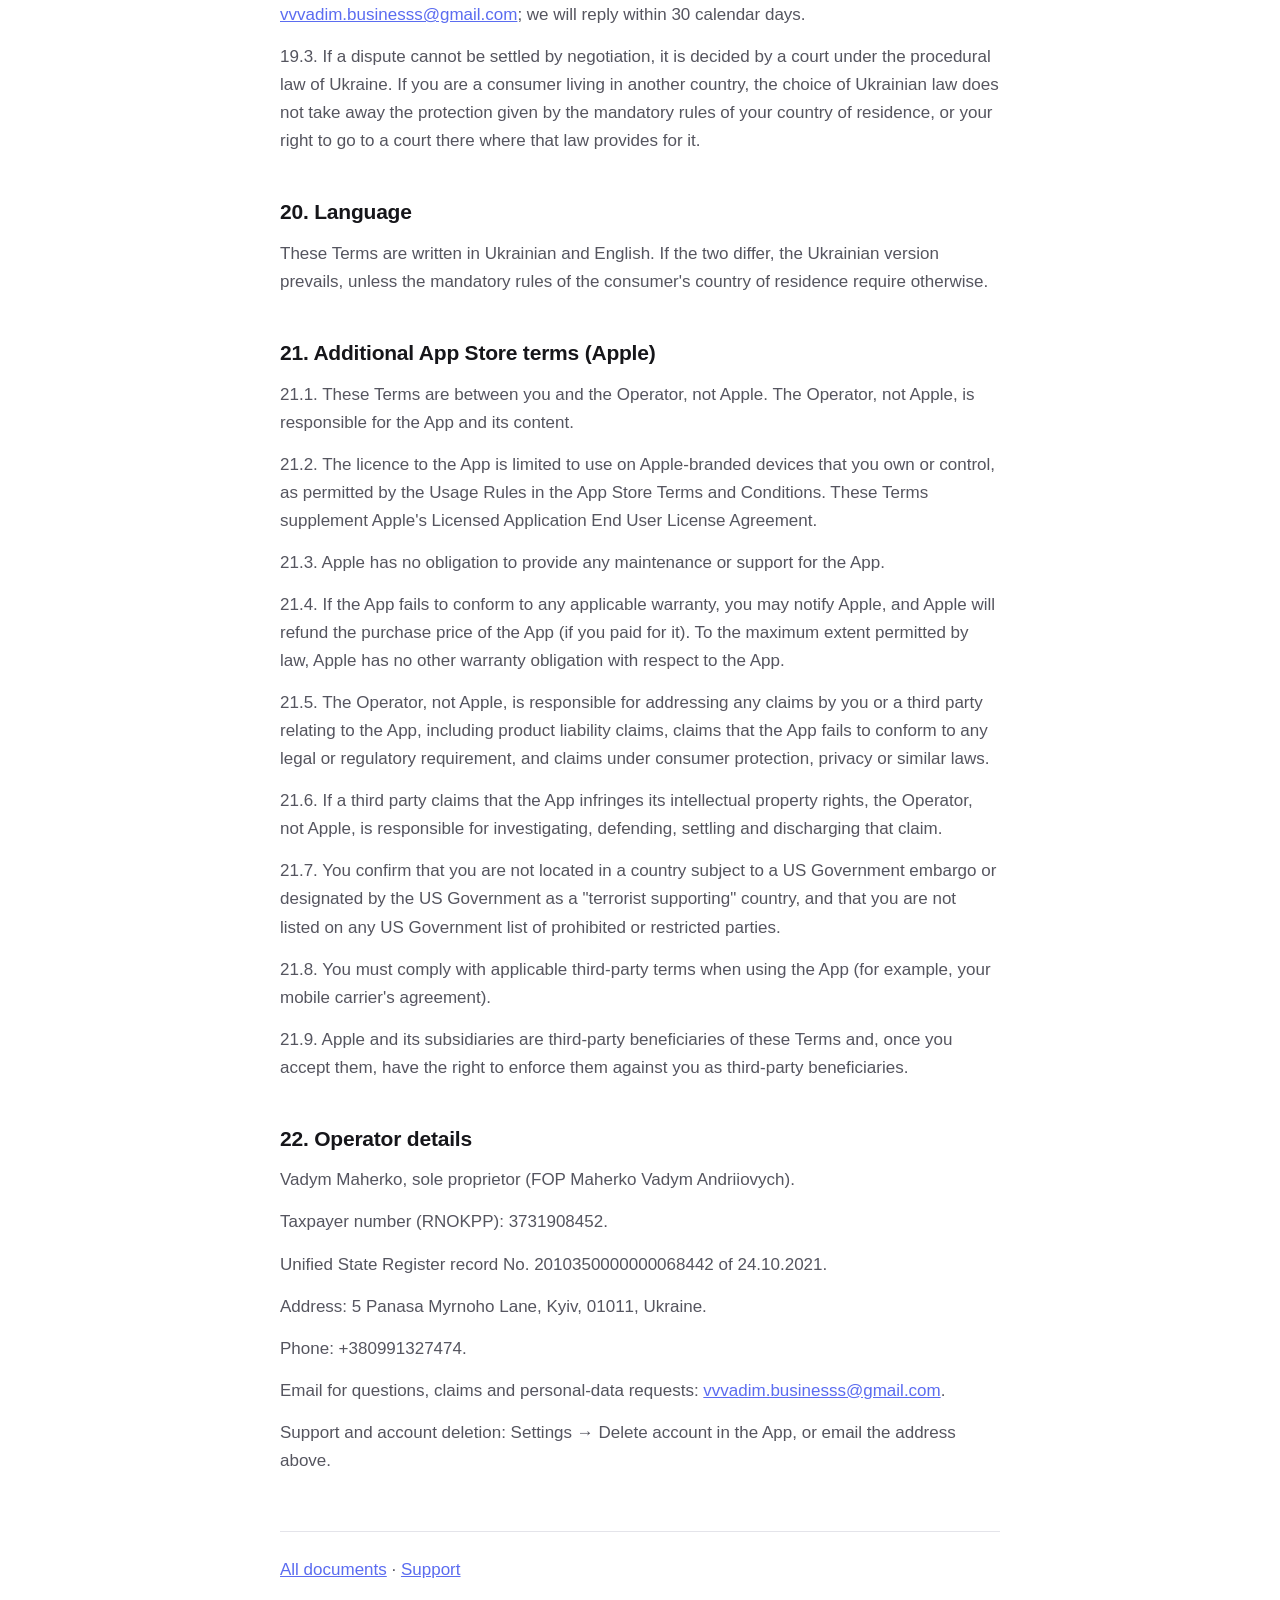
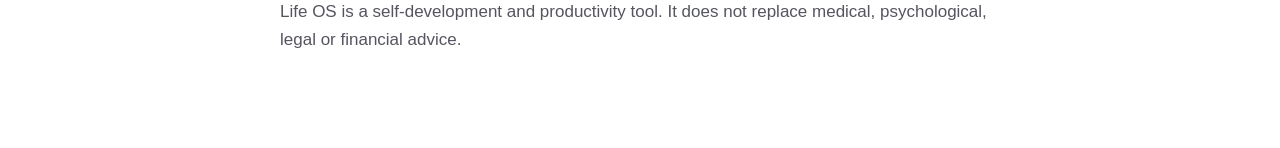
<file: terms.html>
<!doctype html>
<html lang="uk">
<head>
<meta charset="utf-8">
<meta name="viewport" content="width=device-width, initial-scale=1">
<title>Terms of Use / Умови використання — Life OS</title>
<link rel="stylesheet" href="style.css">
<style>
.lang{display:flex;gap:8px;margin:0 0 8px}
.lang a{padding:6px 14px;border:1px solid var(--border);border-radius:999px;text-decoration:none;font-size:15px}
.lang a.on{background:var(--accent);border-color:var(--accent);color:#fff}
ul{color:var(--text-secondary);font-size:17px;margin:0 0 14px;padding-left:22px}
li{margin:0 0 6px}
section[hidden]{display:none}
</style>
</head>
<body>
<div class="wrap">
<nav class="lang"><a href="#uk" data-lang="uk">Українська</a><a href="#en" data-lang="en">English</a></nav>
<section data-lang="uk" lang="uk">
<header>
  <p class="eyebrow">Life OS</p>
  <h1>Умови використання (публічна оферта)</h1>
  <p class="updated">Востаннє оновлено: 9 листопада 2026 р.</p>
</header>
<div class="summary"><h2>Публічна оферта (договір приєднання)</h2>
<p>Цей документ є публічною офертою у розумінні статей 633 і 641 Цивільного кодексу України та договором приєднання у розумінні статті 634 Цивільного кодексу України. Він визначає умови, на яких ФОП Магерко Вадим Андрійович надає вам право користуватися мобільним застосунком «Life OS» і його онлайн-сервісом.</p>
<p>Договір укладається в електронній формі відповідно до Закону України «Про електронну комерцію» і за юридичною силою прирівнюється до договору, укладеного в письмовій формі (статті 205, 207 Цивільного кодексу України). Окремий паперовий примірник не складається.</p>
<p>Уважно прочитайте ці Умови. Якщо ви з ними не згодні, не реєструйтеся і не користуйтеся застосунком.</p></div>

<h2>1. Терміни</h2>
<ul><li>Застосунок — програма «Life OS» для iOS, яку поширюють через App Store, разом з усіма оновленнями.</li><li>Сервіс — Застосунок разом із серверною частиною, де зберігаються дані вашого Акаунта.</li><li>Виконавець (ми) — ФОП Магерко Вадим Андрійович, який розробляє Сервіс і керує ним (реквізити — у розділі 22).</li><li>Користувач (ви) — дієздатна фізична особа, яка прийняла ці Умови.</li><li>Акаунт — ваш обліковий запис у Сервісі, прив'язаний до адреси електронної пошти.</li><li>Контент користувача — усе, що ви створюєте або додаєте: цілі, задачі, звички, записи щоденника, оцінки настрою, плани, огляди, нотатки, зображення дошки бачення, повідомлення Коучу тощо.</li><li>Коуч — вбудована функція підказок, яка працює за заздалегідь заданими правилами всередині Застосунку і не є штучним інтелектом стороннього постачальника.</li><li>Apple — Apple Inc. та її афілійовані особи, які керують App Store.</li></ul>

<h2>2. Предмет договору</h2>
<p>2.1. Виконавець безоплатно надає Користувачу просту (невиключну) ліцензію на використання Застосунку і доступ до функцій Сервісу, а Користувач зобов'язується користуватися ними відповідно до цих Умов.</p>
<p>2.2. Ліцензія діє протягом строку дії договору на території всіх країн, де Застосунок доступний в App Store. Вона особиста, непередавана, призначена для некомерційного використання і дозволяє встановлювати Застосунок на пристрої Apple, якими ви володієте або які контролюєте, у межах правил використання App Store.</p>
<p>2.3. Ліцензія не передає вам права власності на Застосунок, його код, дизайн чи торговельні позначення.</p>

<h2>3. Прийняття Умов (акцепт)</h2>
<p>3.1. Повним і беззастережним прийняттям цих Умов (акцептом, стаття 642 Цивільного кодексу України) є створення Акаунта, під час якого ви проставляєте позначку про згоду з цими Умовами та Політикою конфіденційності.</p>
<p>3.2. Договір вважається укладеним з моменту створення Акаунта. Пройти вступні екрани (онбординг) можна без Акаунта: ваші відповіді тоді зберігаються лише на пристрої, доки ви не створите Акаунт.</p>
<p>3.3. Актуальна редакція Умов завжди доступна в Застосунку (Налаштування → Умови використання) і за адресою <a href="https://123vssdc.github.io/life-os-legal/terms.html">https://123vssdc.github.io/life-os-legal/terms.html</a>.</p>

<h2>4. Вік і дієздатність</h2>
<p>4.1. Сервіс не призначений для дітей віком до 13 років. Якщо вам менше 13 років, не користуйтеся Застосунком.</p>
<p>4.2. Якщо вам від 13 до 18 років, ви підтверджуєте, що користуєтеся Сервісом з відома і згоди батьків або інших законних представників. Це стосується і випадків, коли закон вашої країни вимагає їхньої згоди на обробку персональних даних (наприклад, у ЄС — до 16 років, якщо національний закон не встановлює іншого віку).</p>
<p>4.3. Якщо ми дізнаємося, що Акаунт створила дитина віком до 13 років, ми видалимо такий Акаунт разом з усіма даними.</p>

<h2>5. Акаунт і безпека</h2>
<p>5.1. Для користування Сервісом потрібен Акаунт. Ви вказуєте адресу електронної пошти, пароль (щонайменше 8 символів) і, за бажанням, ім'я. Вказуйте достовірну адресу пошти: на неї надходять листи для підтвердження реєстрації і відновлення пароля.</p>
<p>5.2. Ви відповідаєте за збереження пароля в таємниці і за дії, вчинені під вашим Акаунтом. Якщо ви підозрюєте, що доступ до Акаунта отримав хтось інший, змініть пароль і напишіть нам на <a href="mailto:vvvadim.businesss@gmail.com">vvvadim.businesss@gmail.com</a>.</p>
<p>5.3. Один Акаунт призначений для однієї особи. Не передавайте Акаунт і не продавайте доступ до нього.</p>

<h2>6. Вартість</h2>
<p>6.1. На дату цієї редакції Сервіс повністю безоплатний: у Застосунку немає платних функцій, підписок, вбудованих покупок, реклами і промокодів.</p>
<p>6.2. Якщо платні функції з'являться, ми:</p>
<ul><li>заздалегідь оновимо ці Умови і повідомимо про це в Застосунку;</li><li>покажемо ціну, валюту, періодичність оплати і порядок скасування до того, як ви погодитеся заплатити;</li><li>не почнемо стягувати оплату без вашого прямого підтвердження.</li></ul>
<p>6.3. Оплата в Застосунку на iOS можлива лише через систему вбудованих покупок Apple. Платежі, автоматичне продовження підписок, їх скасування і повернення коштів обробляє Apple за власними правилами. Керувати підписками можна в налаштуваннях Apple ID. Виконавець не отримує і не зберігає даних вашої платіжної картки.</p>
<p>6.4. Функції, які на момент вашої реєстрації були безоплатними, не стануть платними для вже створеного контенту без попередження. Доступ до вашого контенту ніколи не блокуватиметься з вимогою оплати.</p>

<h2>7. Права та обов’язки Виконавця</h2>
<p>7.1. Виконавець зобов'язується:</p>
<ul><li>надавати доступ до Сервісу відповідно до цих Умов;</li><li>обробляти ваші персональні дані відповідно до Політики конфіденційності і законодавства;</li><li>відповідати на звернення на <a href="mailto:vvvadim.businesss@gmail.com">vvvadim.businesss@gmail.com</a> протягом розумного строку, а на запити щодо персональних даних — не пізніше 30 календарних днів;</li><li>повідомляти в Застосунку про суттєві зміни Умов і Політики конфіденційності.</li></ul>
<p>7.2. Виконавець має право:</p>
<ul><li>оновлювати, змінювати, додавати і прибирати функції Застосунку;</li><li>тимчасово обмежувати доступ до Сервісу для технічного обслуговування чи усунення збоїв;</li><li>призупинити або припинити доступ до Акаунта у разі порушення пунктів 8.2–8.3 цих Умов;</li><li>припинити роботу Сервісу з попередженням відповідно до розділу 16;</li><li>видаляти або блокувати контент, що порушує ці Умови чи закон (у разі очевидно незаконного контенту — без попереднього повідомлення, в інших випадках — повідомивши вас);</li><li>відмовити в реєстрації чи доступі особі, яка раніше порушувала ці Умови.</li></ul>

<h2>8. Права та обов’язки Користувача</h2>
<p>8.1. Ви маєте право користуватися всіма функціями, доступними у вашій версії Застосунку, у будь-який момент видалити свій Акаунт і реалізовувати права щодо персональних даних, описані в Політиці конфіденційності.</p>
<p>8.2. Ви зобов'язуєтеся не:</p>
<ul><li>порушувати законодавство України або країни вашого перебування;</li><li>намагатися отримати доступ до чужих Акаунтів чи даних, до адміністративних функцій або до серверної частини в обхід Застосунку;</li><li>декомпілювати, дизасемблювати чи модифікувати Застосунок, крім випадків, прямо дозволених законом;</li><li>створювати надмірне навантаження на Сервіс, використовувати ботів, скрипти чи автоматичний збір даних;</li><li>завантажувати зображення чи інші матеріали, що порушують права третіх осіб (авторські права, право на зображення, приватність), містять незаконний контент, сексуальне насильство над дітьми, пропаганду насильства, війни чи ненависті;</li><li>використовувати Сервіс для розсилання спаму чи шкідливого програмного забезпечення.</li></ul>
<p>8.3. Не завантажуйте на дошку бачення зображення з чутливою інформацією (документи, фото інших людей без їхньої згоди тощо): зображення дошки бачення доступні за прямим посиланням (див. розділ 9 Політики конфіденційності).</p>

<h2>9. Ваш контент</h2>
<p>9.1. Усі права на Контент користувача залишаються за вами.</p>
<p>9.2. Ви надаєте Виконавцю невиключне безоплатне право зберігати, копіювати (зокрема в резервних копіях) і технічно обробляти ваш контент лише в обсязі, потрібному для роботи функцій Сервісу, якими ви користуєтеся. Це право припиняється, щойно ви видаляєте контент або Акаунт, з урахуванням строків резервних копій, описаних у Політиці конфіденційності.</p>
<p>9.3. Ми не публікуємо і не продаємо ваш контент, не показуємо його рекламодавцям і не використовуємо для навчання моделей штучного інтелекту.</p>
<p>9.4. Ви гарантуєте, що маєте права на зображення та інші матеріали, які додаєте до Сервісу.</p>

<h2>10. Інтелектуальна власність Виконавця</h2>
<p>Застосунок, його програмний код, дизайн, тексти, ілюстрації, шаблони, програми розвитку, бібліотека підказок, назва «Life OS» і логотип охороняються Законом України «Про авторське право і суміжні права» та іншим законодавством. Усі права на них належать Виконавцю або його ліцензіарам. Копіювати, продавати, поширювати чи створювати похідні твори на їх основі без письмового дозволу Виконавця не можна. Відкриті бібліотеки, на основі яких створено Застосунок, використовуються на умовах їхніх власних ліцензій.</p>

<h2>11. Коуч і відсутність професійних порад</h2>
<p>11.1. Life OS — інструмент саморозвитку і продуктивності. Ніщо в Застосунку, зокрема відповіді Коуча, підказки щоденника, програми, оцінка дня, рекомендації щодо звичок і розрахунки фінансових цілей, не є медичною, психологічною, психотерапевтичною, юридичною, фінансовою чи інвестиційною консультацією і не замінює фахівця.</p>
<p>11.2. Коуч працює за вбудованими правилами всередині Застосунку. Ваші повідомлення Коучу не надсилаються жодному сторонньому сервісу штучного інтелекту. Відповіді Коуча можуть бути неточними чи не відповідати вашій ситуації: ухвалюйте рішення самостійно.</p>
<p>11.3. Якщо ви перебуваєте в кризовому стані, думаєте про самоушкодження або вам чи іншим загрожує небезпека, негайно телефонуйте на єдиний номер екстреної допомоги 112 (в Україні) або на місцевий екстрений номер. Коуч налаштований перенаправляти такі розмови до реальної допомоги, але не замінює її.</p>

<h2>12. Відмова від гарантій</h2>
<p>12.1. Сервіс надається безоплатно, на умовах «як є» (as is) і «як доступно» (as available). У максимальному обсязі, дозволеному законом, Виконавець не надає жодних прямих чи опосередкованих гарантій, зокрема щодо безперервної та безпомилкової роботи, збереження даних, відповідності Сервісу вашим цілям чи очікуванням, точності розрахунків, підказок і рекомендацій, а також щодо результатів, яких ви досягнете (чи не досягнете) з його допомогою.</p>
<p>12.2. Виконавець зберігає ваш контент, доки існує Акаунт і працює Сервіс (з урахуванням розділів 15–16), але не зобов'язаний підтримувати конкретні функції чи версії Застосунку або сумісність із конкретними пристроями.</p>
<p>12.3. Ви самостійно відповідаєте за резервне копіювання важливої для вас інформації поза Сервісом.</p>
<p>12.4. Робота Сервісу залежить від третіх осіб (постачальників хостингу, Apple, операторів зв'язку, мереж інтернету). Виконавець не відповідає за їхні дії, бездіяльність чи збої.</p>
<p>12.5. Застосунок може автоматично завантажувати оновлення. Деякі функції можуть працювати лише в останній версії Застосунку.</p>

<h2>13. Обмеження відповідальності</h2>
<p>13.1. Виконавець відповідає за належне надання Сервісу в межах, визначених цим розділом. Ви користуєтеся Сервісом на власний розсуд і власний ризик. Усі рішення щодо здоров'я, харчування, сну, фізичних навантажень, фінансів, навчання, роботи, стосунків та інших сфер життя ви ухвалюєте самостійно і несете за них повну відповідальність, навіть якщо скористалися підказками, програмами чи розрахунками Застосунку.</p>
<p>13.2. У максимальному обсязі, дозволеному законом, Виконавець не відповідає за:</p>
<ul><li>будь-які прямі, непрямі, випадкові чи побічні збитки, упущену вигоду, моральну шкоду;</li><li>втрату, пошкодження чи розкриття даних, якщо це сталося не з вини Виконавця, зокрема через дії третіх осіб, збої постачальників, втрату вами пароля чи пристрою;</li><li>наслідки використання чи неможливості використання Сервісу;</li><li>контент, який ви додали, і наслідки його поширення вами чи за вашим посиланням;</li><li>невідповідність Сервісу вашим очікуванням.</li></ul>
<p>13.3. Якщо, незважаючи на викладене, відповідальність Виконавця буде встановлено, її загальний розмір за всіма вимогами обмежується прямими документально підтвердженими збитками, але не більше ніж більша з двох сум: сума, яку ви сплатили Виконавцю за Сервіс за 12 місяців до виникнення вимоги, або 1 000 гривень.</p>
<p>13.4. Обмеження цього розділу не застосовуються лише в тих випадках, коли закон прямо забороняє обмежувати відповідальність: за шкоду, завдану умисно, за шкоду життю чи здоров'ю, а також у частині прав споживача, які не можуть бути обмежені договором. Якщо якесь положення цього розділу буде визнано недійсним, решта положень зберігає чинність, а відповідальність обмежується в найбільшому обсязі, який дозволяє закон.</p>
<p>13.5. Ви відшкодовуєте Виконавцю документально підтверджені збитки і витрати (зокрема на правову допомогу) та суми, сплачені на вимогу третіх осіб чи органів влади, якщо вони виникли через ваш незаконний контент або винне порушення вами цих Умов, законодавства чи прав третіх осіб.</p>
<p>13.6. Перш ніж звертатися до суду, ви надсилаєте Виконавцю письмову претензію на <a href="mailto:vvvadim.businesss@gmail.com">vvvadim.businesss@gmail.com</a> (див. розділ 19). Виконавець розглядає її протягом 30 календарних днів.</p>

<h2>14. Форс-мажор</h2>
<p>Сторони звільняються від відповідальності за невиконання чи неналежне виконання зобов'язань, якщо воно спричинене обставинами непереборної сили (стаття 617 Цивільного кодексу України): воєнними діями, воєнним станом, обстрілами, тривалими відключеннями електроенергії чи зв'язку, кібератаками, стихійними лихами, рішеннями органів влади, збоями постачальників хостингу чи App Store, яких сторона не могла передбачити чи відвернути. Сторона, яка зазнала дії таких обставин, повідомляє про це іншу сторону, щойно це стає можливим.</p>

<h2>15. Строк дії і видалення Акаунта</h2>
<p>15.1. Договір діє безстроково, доки існує ваш Акаунт.</p>
<p>15.2. Ви можете будь-коли розірвати договір, видаливши Акаунт у Застосунку: Налаштування → Видалити акаунт. Видалення відбувається одразу і є незворотним: Акаунт, увесь Контент користувача і завантажені зображення стираються з робочої бази даних. Залишкові копії в резервних копіях знищуються в строки, наведені в Політиці конфіденційності. Видалити Акаунт можна також, написавши на <a href="mailto:vvvadim.businesss@gmail.com">vvvadim.businesss@gmail.com</a> з адреси, на яку його зареєстровано.</p>
<p>15.3. Видалення Застосунку з пристрою не видаляє Акаунт.</p>
<p>15.4. Виконавець може призупинити або закрити Акаунт, якщо ви суттєво чи неодноразово порушуєте ці Умови або якщо цього вимагає закон. Якщо обставини дозволяють, ми спершу надішлемо попередження на вашу пошту і дамо можливість отримати копію ваших даних.</p>

<h2>16. Припинення роботи Сервісу</h2>
<p>Якщо Виконавець вирішить припинити роботу Сервісу, він повідомить про це в Застосунку та/або листом щонайменше за 30 днів (якщо обставини, зокрема описані в розділі 14, не роблять це неможливим). Протягом цього строку ви зможете запросити копію своїх даних на <a href="mailto:vvvadim.businesss@gmail.com">vvvadim.businesss@gmail.com</a>.</p>

<h2>17. Зміни Умов</h2>
<p>17.1. Виконавець може змінювати ці Умови. Нова редакція публікується в Застосунку і за адресою <a href="https://123vssdc.github.io/life-os-legal/terms.html">https://123vssdc.github.io/life-os-legal/terms.html</a> із зазначенням дати оновлення.</p>
<p>17.2. Про суттєві зміни (наприклад, запровадження платних функцій, зміну складу оброблюваних даних чи обсягу ваших прав) ми повідомимо в Застосунку щонайменше за 14 днів до набрання ними чинності. Зміни, яких вимагає закон чи безпека, можуть набрати чинності раніше.</p>
<p>17.3. Якщо ви не згодні з новою редакцією, видаліть Акаунт до дати набрання нею чинності. Подальше користування Сервісом після цієї дати означає прийняття нової редакції.</p>

<h2>18. Персональні дані</h2>
<p>Порядок обробки ваших персональних даних визначає Політика конфіденційності (<a href="https://123vssdc.github.io/life-os-legal/privacy.html">https://123vssdc.github.io/life-os-legal/privacy.html</a>), яка є невід'ємною частиною цього договору. Створюючи Акаунт, ви підтверджуєте, що ознайомилися з нею, і надаєте згоду на обробку даних, описану в її розділі 5.</p>

<h2>19. Застосовне право і вирішення спорів</h2>
<p>19.1. Цей договір регулюється законодавством України.</p>
<p>19.2. Спори сторони намагаються вирішити шляхом переговорів. Напишіть нам на <a href="mailto:vvvadim.businesss@gmail.com">vvvadim.businesss@gmail.com</a>: ми відповімо протягом 30 календарних днів.</p>
<p>19.3. Якщо спір не вдалося вирішити переговорами, він розглядається судом відповідно до процесуального законодавства України. Якщо ви споживач і проживаєте в іншій країні, вибір українського права не позбавляє вас захисту, який надають імперативні норми країни вашого проживання, і права звернутися до суду цієї країни, якщо такий закон це передбачає.</p>

<h2>20. Мова договору</h2>
<p>Ці Умови складено українською та англійською мовами. У разі розбіжностей між ними переважає українська версія, якщо імперативні норми країни проживання споживача не вимагають іншого.</p>

<h2>21. Додаткові умови для App Store (Apple)</h2>
<p>21.1. Ці Умови укладено між вами і Виконавцем, а не з Apple. За Застосунок і його контент відповідає Виконавець, а не Apple.</p>
<p>21.2. Ліцензія на Застосунок обмежена використанням на пристроях Apple, якими ви володієте або які контролюєте, відповідно до Правил використання, викладених в Умовах і положеннях App Store. Ці Умови доповнюють Стандартну ліцензійну угоду Apple для кінцевого користувача (Licensed Application End User License Agreement).</p>
<p>21.3. Apple не зобов'язана надавати жодного обслуговування чи підтримки щодо Застосунку.</p>
<p>21.4. Якщо Застосунок не відповідає застосовній гарантії, ви можете повідомити Apple, і Apple поверне вам ціну придбання Застосунку (якщо ви за нього платили). У межах, дозволених законом, Apple не має жодних інших гарантійних зобов'язань щодо Застосунку.</p>
<p>21.5. За розгляд ваших претензій чи претензій третіх осіб щодо Застосунку (зокрема щодо відповідальності за продукт, невідповідності вимогам закону, захисту прав споживачів, приватності) відповідає Виконавець, а не Apple.</p>
<p>21.6. Якщо третя особа заявить, що Застосунок порушує її права інтелектуальної власності, розслідування, захист, врегулювання і задоволення такої претензії є обов'язком Виконавця, а не Apple.</p>
<p>21.7. Ви підтверджуєте, що не перебуваєте в країні, щодо якої уряд США запровадив ембарго чи яку визначив як таку, що «підтримує тероризм», і не включені до списків заборонених або обмежених осіб уряду США.</p>
<p>21.8. Користуючись Застосунком, ви дотримуєтеся умов сторонніх угод, які до вас застосовні (наприклад, договору з вашим оператором зв'язку).</p>
<p>21.9. Apple та її дочірні компанії є третіми особами — вигодонабувачами цих Умов і, після того як ви їх прийняли, мають право вимагати їх виконання від вас як треті особи — вигодонабувачі.</p>

<h2>22. Відомості про Виконавця</h2>
<p>ФОП Магерко Вадим Андрійович.</p>
<p>РНОКПП: 3731908452.</p>
<p>Запис в ЄДР: № 2010350000000068442 від 24.10.2021.</p>
<p>Адреса: Україна, 01011, м. Київ, пров. Панаса Мирного, буд. 5.</p>
<p>Телефон: +380991327474.</p>
<p>Електронна пошта для звернень, претензій і запитів щодо персональних даних: <a href="mailto:vvvadim.businesss@gmail.com">vvvadim.businesss@gmail.com</a>.</p>
<p>Підтримка і видалення Акаунта: Налаштування → Видалити акаунт у Застосунку або лист на зазначену адресу.</p>

<footer>
  <p><a href="index.html#uk">Усі документи</a> · <a href="support.html#uk">Підтримка</a></p>
  <p>Life OS — інструмент саморозвитку і продуктивності. Він не замінює медичної, психологічної, юридичної чи фінансової допомоги.</p>
</footer>
</section>

<section data-lang="en" lang="en">
<header>
  <p class="eyebrow">Life OS</p>
  <h1>Terms of Use (public offer)</h1>
  <p class="updated">Last updated: 9 November 2026</p>
</header>
<div class="summary"><h2>Public offer (adhesion contract)</h2>
<p>This document is a public offer under Articles 633 and 641 of the Civil Code of Ukraine and an adhesion contract under Article 634 of the Civil Code of Ukraine. It sets out the terms on which Vadym Maherko, sole proprietor (FOP Maherko Vadym Andriiovych) lets you use the "Life OS" mobile app and its online service.</p>
<p>The contract is concluded electronically under the Law of Ukraine "On Electronic Commerce" and has the same legal force as a contract concluded in writing (Articles 205 and 207 of the Civil Code of Ukraine). No separate paper copy is produced.</p>
<p>Please read these Terms carefully. If you do not agree with them, do not sign up for or use the app.</p></div>

<h2>1. Definitions</h2>
<ul><li>App: the "Life OS" iOS application distributed through the App Store, including all updates.</li><li>Service: the App together with the server side where your Account data is stored.</li><li>Operator (we, us): Vadym Maherko, sole proprietor (FOP Maherko Vadym Andriiovych), a registered Ukrainian sole proprietor who develops and runs the Service (details in section 22).</li><li>User (you): a person with legal capacity who has accepted these Terms.</li><li>Account: your account in the Service, tied to an email address.</li><li>User Content: everything you create or add, such as goals, tasks, habits, journal entries, mood ratings, plans, reviews, notes, vision board images and messages to the Coach.</li><li>Coach: a built-in guidance feature that runs on predefined rules inside the App. It is not a third-party artificial intelligence service.</li><li>Apple: Apple Inc. and its affiliates that operate the App Store.</li></ul>

<h2>2. Subject of the contract</h2>
<p>2.1. The Operator grants the User, free of charge, a simple (non-exclusive) licence to use the App and access the features of the Service. The User agrees to use them in line with these Terms.</p>
<p>2.2. The licence is valid for as long as this contract is in force, in every country where the App is available in the App Store. It is personal, non-transferable and for non-commercial use, and it lets you install the App on Apple devices that you own or control, within the App Store usage rules.</p>
<p>2.3. The licence does not transfer ownership of the App, its code, design or trademarks.</p>

<h2>3. Acceptance</h2>
<p>3.1. You fully and unconditionally accept these Terms (Article 642 of the Civil Code of Ukraine) by creating an Account and ticking the box confirming that you agree to these Terms and the Privacy Policy.</p>
<p>3.2. The contract is concluded when your Account is created. You can go through the intro screens (onboarding) without an Account; your answers are then stored only on your device until you create one.</p>
<p>3.3. The current version of these Terms is always available in the App (Settings → Terms of Service) and at <a href="https://123vssdc.github.io/life-os-legal/terms.html">https://123vssdc.github.io/life-os-legal/terms.html</a>.</p>

<h2>4. Age and capacity</h2>
<p>4.1. The Service is not intended for children under 13. If you are under 13, do not use the App.</p>
<p>4.2. If you are between 13 and 18, you confirm that you use the Service with the knowledge and consent of a parent or legal guardian. This includes cases where the law of your country requires their consent to the processing of personal data (for example, under 16 in the EU unless national law sets a different age).</p>
<p>4.3. If we learn that an Account was created by a child under 13, we will delete that Account and all of its data.</p>

<h2>5. Account and security</h2>
<p>5.1. An Account is required to use the Service. You provide an email address, a password (at least 8 characters) and, optionally, a name. Use a real email address: confirmation and password-reset emails are sent to it.</p>
<p>5.2. You are responsible for keeping your password secret and for what happens under your Account. If you think someone else has accessed your Account, change your password and email us at <a href="mailto:vvvadim.businesss@gmail.com">vvvadim.businesss@gmail.com</a>.</p>
<p>5.3. One Account is for one person. Do not hand over or sell access to your Account.</p>

<h2>6. Price</h2>
<p>6.1. As of this version, the Service is entirely free: the App has no paid features, subscriptions, in-app purchases, ads or promo codes.</p>
<p>6.2. If paid features are introduced, we will:</p>
<ul><li>update these Terms in advance and tell you about it in the App;</li><li>show the price, currency, billing period and how to cancel before you agree to pay;</li><li>never start charging you without your explicit confirmation.</li></ul>
<p>6.3. In-app payments on iOS are possible only through Apple's in-app purchase system. Apple processes payments, subscription auto-renewals, cancellations and refunds under its own rules. You manage subscriptions in your Apple ID settings. The Operator never receives or stores your card details.</p>
<p>6.4. Features that were free when you signed up will not become paid for content you have already created without prior notice. Access to your own content will never be held back behind a payment.</p>

<h2>7. Operator’s rights and obligations</h2>
<p>7.1. The Operator will:</p>
<ul><li>provide access to the Service in line with these Terms;</li><li>process your personal data in line with the Privacy Policy and the law;</li><li>reply to messages sent to <a href="mailto:vvvadim.businesss@gmail.com">vvvadim.businesss@gmail.com</a> within a reasonable time, and to personal-data requests within 30 calendar days at the latest;</li><li>tell you in the App about material changes to these Terms and the Privacy Policy.</li></ul>
<p>7.2. The Operator may:</p>
<ul><li>update, change, add and remove App features;</li><li>temporarily limit access to the Service for maintenance or to fix failures;</li><li>suspend or end access to an Account that breaches sections 8.2–8.3;</li><li>shut the Service down with notice under section 16;</li><li>remove or block content that breaches these Terms or the law (clearly illegal content without prior notice, anything else after telling you);</li><li>refuse sign-up or access to anyone who has previously breached these Terms.</li></ul>

<h2>8. User’s rights and obligations</h2>
<p>8.1. You may use every feature available in your version of the App, delete your Account at any time, and exercise the personal-data rights described in the Privacy Policy.</p>
<p>8.2. You agree not to:</p>
<ul><li>break the law of Ukraine or of the country you are in;</li><li>try to access other people's Accounts or data, admin features, or the server side other than through the App;</li><li>decompile, disassemble or modify the App, except where the law expressly allows it;</li><li>overload the Service or use bots, scripts or automated scraping;</li><li>upload images or other material that infringe third-party rights (copyright, image rights, privacy) or that contain illegal content, child sexual abuse material, or incitement to violence, war or hatred;</li><li>use the Service to send spam or malware.</li></ul>
<p>8.3. Do not upload images with sensitive information to your vision board (identity documents, photos of other people without their consent and so on): vision board images can be opened by anyone who has their direct link (see section 9 of the Privacy Policy).</p>

<h2>9. Your content</h2>
<p>9.1. You keep all rights to your User Content.</p>
<p>9.2. You give the Operator a non-exclusive, free right to store, copy (including in backups) and technically process your content only as far as needed to run the features you use. This right ends when you delete the content or your Account, subject to the backup periods set out in the Privacy Policy.</p>
<p>9.3. We do not publish or sell your content, show it to advertisers, or use it to train AI models.</p>
<p>9.4. You confirm that you hold the rights to the images and other material you add to the Service.</p>

<h2>10. Operator’s intellectual property</h2>
<p>The App, its code, design, texts, illustrations, templates, programs, prompt library, the "Life OS" name and logo are protected by the Law of Ukraine "On Copyright and Related Rights" and other laws. All rights belong to the Operator or its licensors. You may not copy, sell, distribute or create derivative works from them without the Operator's written permission. Open-source libraries used in the App are used under their own licences.</p>

<h2>11. The Coach and no professional advice</h2>
<p>11.1. Life OS is a self-development and productivity tool. Nothing in the App, including Coach replies, journal prompts, programs, day scores, habit suggestions and financial goal projections, is medical, psychological, psychotherapeutic, legal, financial or investment advice, and none of it replaces a qualified professional.</p>
<p>11.2. The Coach runs on built-in rules inside the App. Your messages to the Coach are not sent to any third-party AI service. Coach replies may be inaccurate or may not fit your situation; the decisions are yours.</p>
<p>11.3. If you are in crisis, thinking about harming yourself, or you or others are in danger, call your local emergency number right away (112 in Ukraine and the EU, 911 in the US). The Coach is set up to point such conversations to real help, but it is not a substitute for it.</p>

<h2>12. Disclaimer of warranties</h2>
<p>12.1. The Service is provided free of charge, "as is" and "as available". To the maximum extent permitted by law, the Operator gives no express or implied warranties, including that the Service will run without interruption or errors, that data will be preserved, that the Service will fit your goals or expectations, that calculations, prompts and suggestions are accurate, or about the results you will (or will not) achieve with it.</p>
<p>12.2. The Operator keeps your content while your Account exists and the Service runs (subject to sections 15–16), but is not obliged to keep particular features or App versions, or to support particular devices.</p>
<p>12.3. You are responsible for backing up information that matters to you outside the Service.</p>
<p>12.4. The Service depends on third parties (hosting providers, Apple, carriers, internet networks). The Operator is not liable for their acts, omissions or failures.</p>
<p>12.5. The App may download updates automatically. Some features may only work in the latest version of the App.</p>

<h2>13. Limitation of liability</h2>
<p>13.1. The Operator is responsible for providing the Service properly, within the limits of this section. You use the Service at your own discretion and risk. You make all decisions about your health, diet, sleep, exercise, finances, studies, work, relationships and every other area of life yourself and bear full responsibility for them, even if you used the App's prompts, programs or calculations.</p>
<p>13.2. To the maximum extent permitted by law, the Operator is not liable for:</p>
<ul><li>any direct, indirect, incidental or consequential loss, lost profits or non-pecuniary (moral) damage;</li><li>loss, corruption or disclosure of data that is not the Operator's fault, including through third parties, provider failures, or you losing your password or device;</li><li>the consequences of using or being unable to use the Service;</li><li>content you add and the consequences of you sharing it or of access via your link;</li><li>the Service not meeting your expectations.</li></ul>
<p>13.3. If, despite the above, the Operator is found liable, its total liability for all claims is limited to direct, documented loss and to no more than the greater of the amount you paid the Operator for the Service in the 12 months before the claim arose, or UAH 1,000 (or its equivalent).</p>
<p>13.4. The limits in this section do not apply only where the law expressly forbids limiting liability: for harm caused intentionally, for harm to life or health, and for consumer rights that cannot be limited by contract. If any provision of this section is held invalid, the rest remains in force and liability is limited to the fullest extent the law allows.</p>
<p>13.5. You compensate the Operator for documented losses, costs (including legal costs) and amounts paid to third parties or authorities that arise from your unlawful content or from your culpable breach of these Terms, the law or third-party rights.</p>
<p>13.6. Before going to court, you send the Operator a written claim to <a href="mailto:vvvadim.businesss@gmail.com">vvvadim.businesss@gmail.com</a> (see section 19). The Operator considers it within 30 calendar days.</p>

<h2>14. Force majeure</h2>
<p>Neither party is liable for failing to perform, or performing improperly, where this is caused by force majeure (Article 617 of the Civil Code of Ukraine): hostilities, martial law, shelling, prolonged power or communication outages, cyberattacks, natural disasters, decisions of public authorities, or failures of hosting providers or the App Store that the party could not foresee or prevent. The affected party tells the other as soon as it can.</p>

<h2>15. Term and account deletion</h2>
<p>15.1. This contract has no fixed term and stays in force while your Account exists.</p>
<p>15.2. You can end the contract at any time by deleting your Account in the App: Settings → Delete account. Deletion is immediate and cannot be undone: the Account, all User Content and uploaded images are erased from the live database. Leftover copies in backups are destroyed within the periods set out in the Privacy Policy. You can also have your Account deleted by emailing <a href="mailto:vvvadim.businesss@gmail.com">vvvadim.businesss@gmail.com</a> from the address it is registered to.</p>
<p>15.3. Deleting the App from your device does not delete your Account.</p>
<p>15.4. The Operator may suspend or close an Account for serious or repeated breaches of these Terms, or where the law requires it. Where circumstances allow, we will first warn you by email and let you get a copy of your data.</p>

<h2>16. Shutting down the Service</h2>
<p>If the Operator decides to shut the Service down, it will tell you in the App and/or by email at least 30 days in advance, unless circumstances (including those in section 14) make this impossible. During that period you can request a copy of your data at <a href="mailto:vvvadim.businesss@gmail.com">vvvadim.businesss@gmail.com</a>.</p>

<h2>17. Changes to these Terms</h2>
<p>17.1. The Operator may change these Terms. The new version is published in the App and at <a href="https://123vssdc.github.io/life-os-legal/terms.html">https://123vssdc.github.io/life-os-legal/terms.html</a> with its update date.</p>
<p>17.2. We will tell you in the App about material changes (for example, introducing paid features, changing what data is processed, or changing your rights) at least 14 days before they take effect. Changes required by law or for security may take effect sooner.</p>
<p>17.3. If you do not agree with the new version, delete your Account before it takes effect. Continuing to use the Service after that date means you accept the new version.</p>

<h2>18. Personal data</h2>
<p>How we process your personal data is set out in the Privacy Policy (<a href="https://123vssdc.github.io/life-os-legal/privacy.html">https://123vssdc.github.io/life-os-legal/privacy.html</a>), which forms an integral part of this contract. By creating an Account, you confirm that you have read it and give the consent described in its section 5.</p>

<h2>19. Governing law and disputes</h2>
<p>19.1. This contract is governed by the law of Ukraine.</p>
<p>19.2. The parties try to settle disputes through negotiation. Email us at <a href="mailto:vvvadim.businesss@gmail.com">vvvadim.businesss@gmail.com</a>; we will reply within 30 calendar days.</p>
<p>19.3. If a dispute cannot be settled by negotiation, it is decided by a court under the procedural law of Ukraine. If you are a consumer living in another country, the choice of Ukrainian law does not take away the protection given by the mandatory rules of your country of residence, or your right to go to a court there where that law provides for it.</p>

<h2>20. Language</h2>
<p>These Terms are written in Ukrainian and English. If the two differ, the Ukrainian version prevails, unless the mandatory rules of the consumer's country of residence require otherwise.</p>

<h2>21. Additional App Store terms (Apple)</h2>
<p>21.1. These Terms are between you and the Operator, not Apple. The Operator, not Apple, is responsible for the App and its content.</p>
<p>21.2. The licence to the App is limited to use on Apple-branded devices that you own or control, as permitted by the Usage Rules in the App Store Terms and Conditions. These Terms supplement Apple's Licensed Application End User License Agreement.</p>
<p>21.3. Apple has no obligation to provide any maintenance or support for the App.</p>
<p>21.4. If the App fails to conform to any applicable warranty, you may notify Apple, and Apple will refund the purchase price of the App (if you paid for it). To the maximum extent permitted by law, Apple has no other warranty obligation with respect to the App.</p>
<p>21.5. The Operator, not Apple, is responsible for addressing any claims by you or a third party relating to the App, including product liability claims, claims that the App fails to conform to any legal or regulatory requirement, and claims under consumer protection, privacy or similar laws.</p>
<p>21.6. If a third party claims that the App infringes its intellectual property rights, the Operator, not Apple, is responsible for investigating, defending, settling and discharging that claim.</p>
<p>21.7. You confirm that you are not located in a country subject to a US Government embargo or designated by the US Government as a "terrorist supporting" country, and that you are not listed on any US Government list of prohibited or restricted parties.</p>
<p>21.8. You must comply with applicable third-party terms when using the App (for example, your mobile carrier's agreement).</p>
<p>21.9. Apple and its subsidiaries are third-party beneficiaries of these Terms and, once you accept them, have the right to enforce them against you as third-party beneficiaries.</p>

<h2>22. Operator details</h2>
<p>Vadym Maherko, sole proprietor (FOP Maherko Vadym Andriiovych).</p>
<p>Taxpayer number (RNOKPP): 3731908452.</p>
<p>Unified State Register record No. 2010350000000068442 of 24.10.2021.</p>
<p>Address: 5 Panasa Myrnoho Lane, Kyiv, 01011, Ukraine.</p>
<p>Phone: +380991327474.</p>
<p>Email for questions, claims and personal-data requests: <a href="mailto:vvvadim.businesss@gmail.com">vvvadim.businesss@gmail.com</a>.</p>
<p>Support and account deletion: Settings → Delete account in the App, or email the address above.</p>

<footer>
  <p><a href="index.html#en">All documents</a> · <a href="support.html#en">Support</a></p>
  <p>Life OS is a self-development and productivity tool. It does not replace medical, psychological, legal or financial advice.</p>
</footer>
</section>
</div>
<script>
(function(){
  function show(l){
    document.querySelectorAll('section[data-lang]').forEach(function(s){s.hidden=s.dataset.lang!==l});
    document.querySelectorAll('.lang a').forEach(function(a){a.classList.toggle('on',a.dataset.lang===l)});
    document.documentElement.lang=l;
  }
  var h=location.hash.slice(1);
  var nav=(navigator.language||'').toLowerCase();
  show(h==='uk'||h==='en'?h:(/^(uk|ru)/.test(nav)?'uk':'en'));
  window.addEventListener('hashchange',function(){var x=location.hash.slice(1);if(x==='uk'||x==='en')show(x)});
})();
</script>
</body>
</html>
</file>
<file: style.css>
:root {
  color-scheme: light dark;
  --bg: #ffffff;
  --surface: #f6f6f8;
  --text: #16161a;
  --text-secondary: #55555f;
  --text-tertiary: #85858f;
  --accent: #5b6cf0;
  --border: #e4e4ea;
}

@media (prefers-color-scheme: dark) {
  :root {
    --bg: #0e0e11;
    --surface: #17171c;
    --text: #f2f2f5;
    --text-secondary: #a8a8b3;
    --text-tertiary: #74747f;
    --accent: #7c8bff;
    --border: #26262e;
  }
}

* {
  box-sizing: border-box;
}

body {
  margin: 0;
  padding: 0 20px 80px;
  background: var(--bg);
  color: var(--text);
  font-family: -apple-system, BlinkMacSystemFont, "Segoe UI", Roboto, Helvetica, Arial, sans-serif;
  line-height: 1.65;
  -webkit-font-smoothing: antialiased;
}

.wrap {
  max-width: 720px;
  margin: 0 auto;
}

header {
  padding: 56px 0 32px;
  border-bottom: 1px solid var(--border);
  margin-bottom: 40px;
}

.eyebrow {
  font-size: 14px;
  font-weight: 600;
  letter-spacing: 0.06em;
  text-transform: uppercase;
  color: var(--accent);
  margin: 0 0 12px;
}

h1 {
  font-size: 40px;
  line-height: 1.15;
  letter-spacing: -0.02em;
  margin: 0 0 12px;
}

.updated {
  color: var(--text-tertiary);
  font-size: 15px;
  margin: 0;
}

h2 {
  font-size: 21px;
  letter-spacing: -0.01em;
  margin: 40px 0 10px;
}

p {
  color: var(--text-secondary);
  margin: 0 0 14px;
  font-size: 17px;
}

.summary {
  background: var(--surface);
  border: 1px solid var(--border);
  border-radius: 14px;
  padding: 20px 22px;
  margin-bottom: 8px;
}

.summary h2 {
  margin-top: 0;
}

a {
  color: var(--accent);
}

nav {
  display: flex;
  gap: 20px;
  padding: 24px 0 0;
  font-size: 16px;
}

footer {
  margin-top: 56px;
  padding-top: 24px;
  border-top: 1px solid var(--border);
  color: var(--text-tertiary);
  font-size: 15px;
}
</file>
